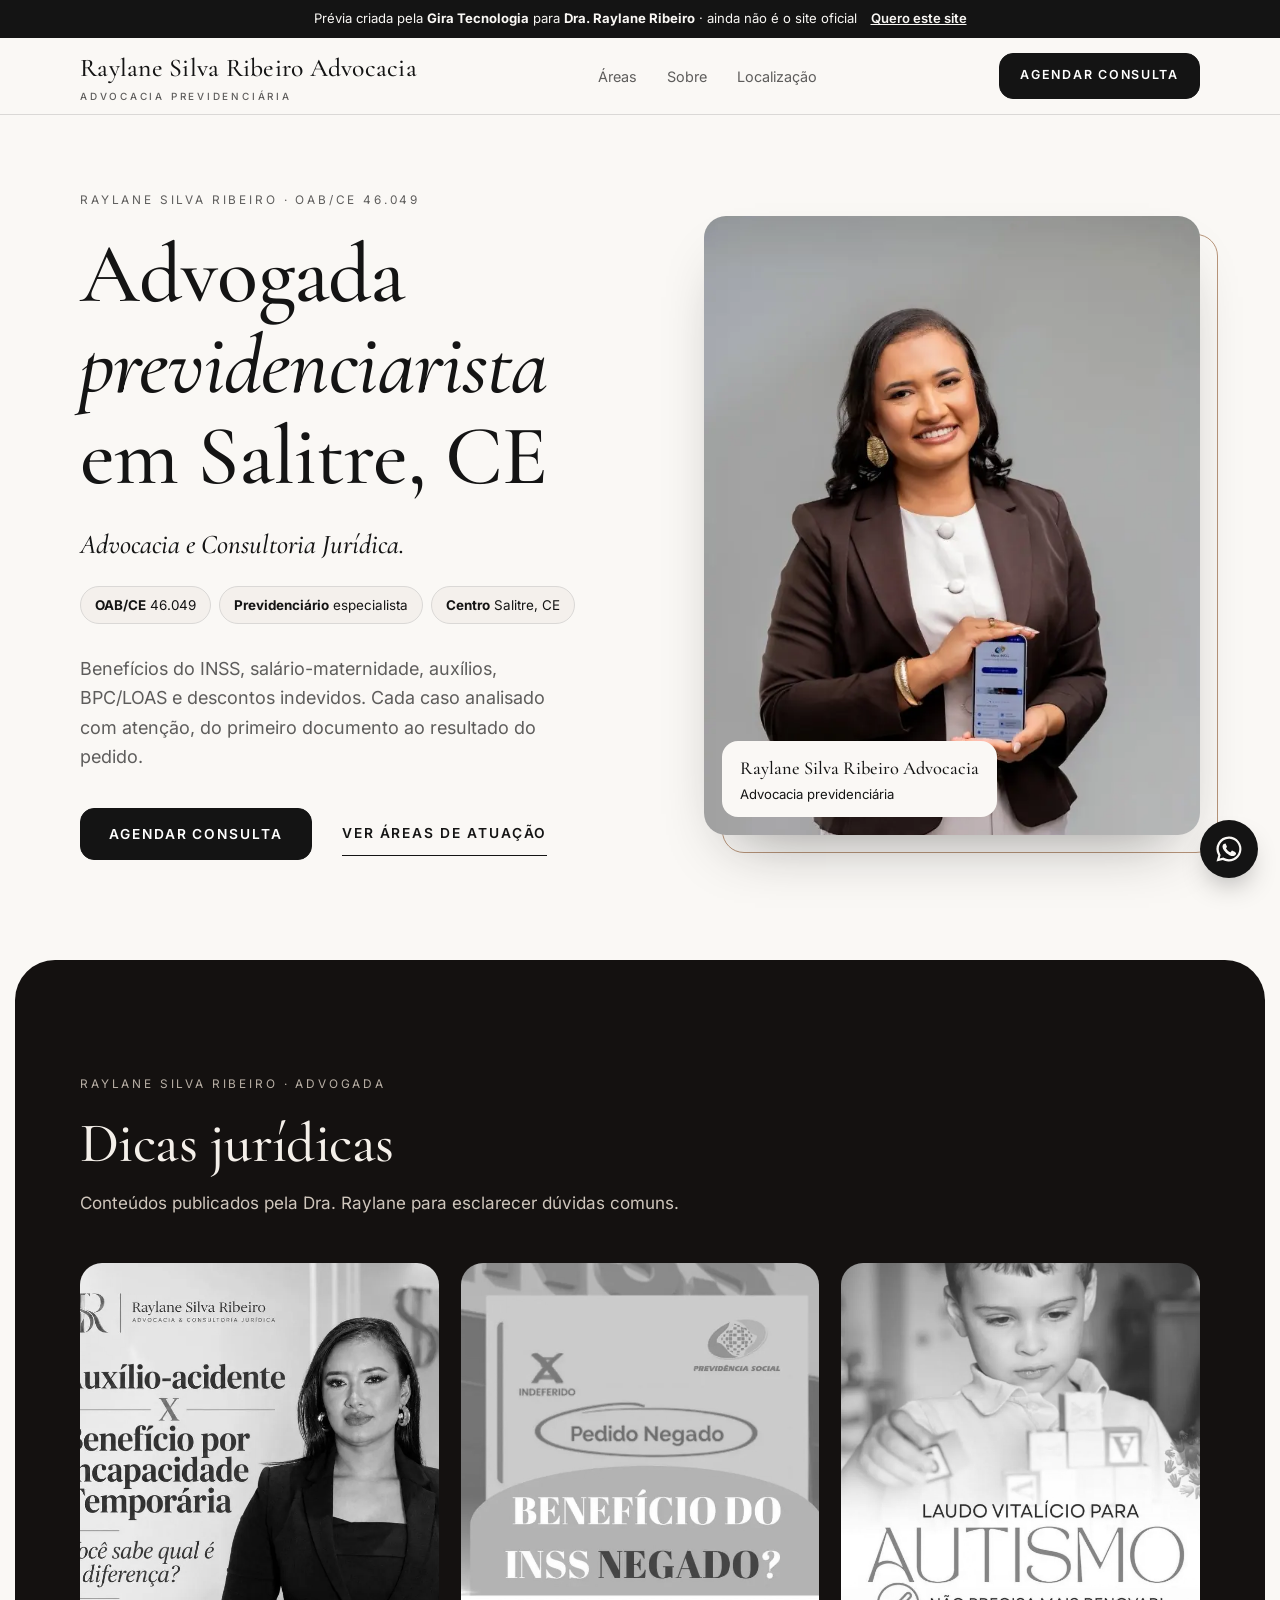
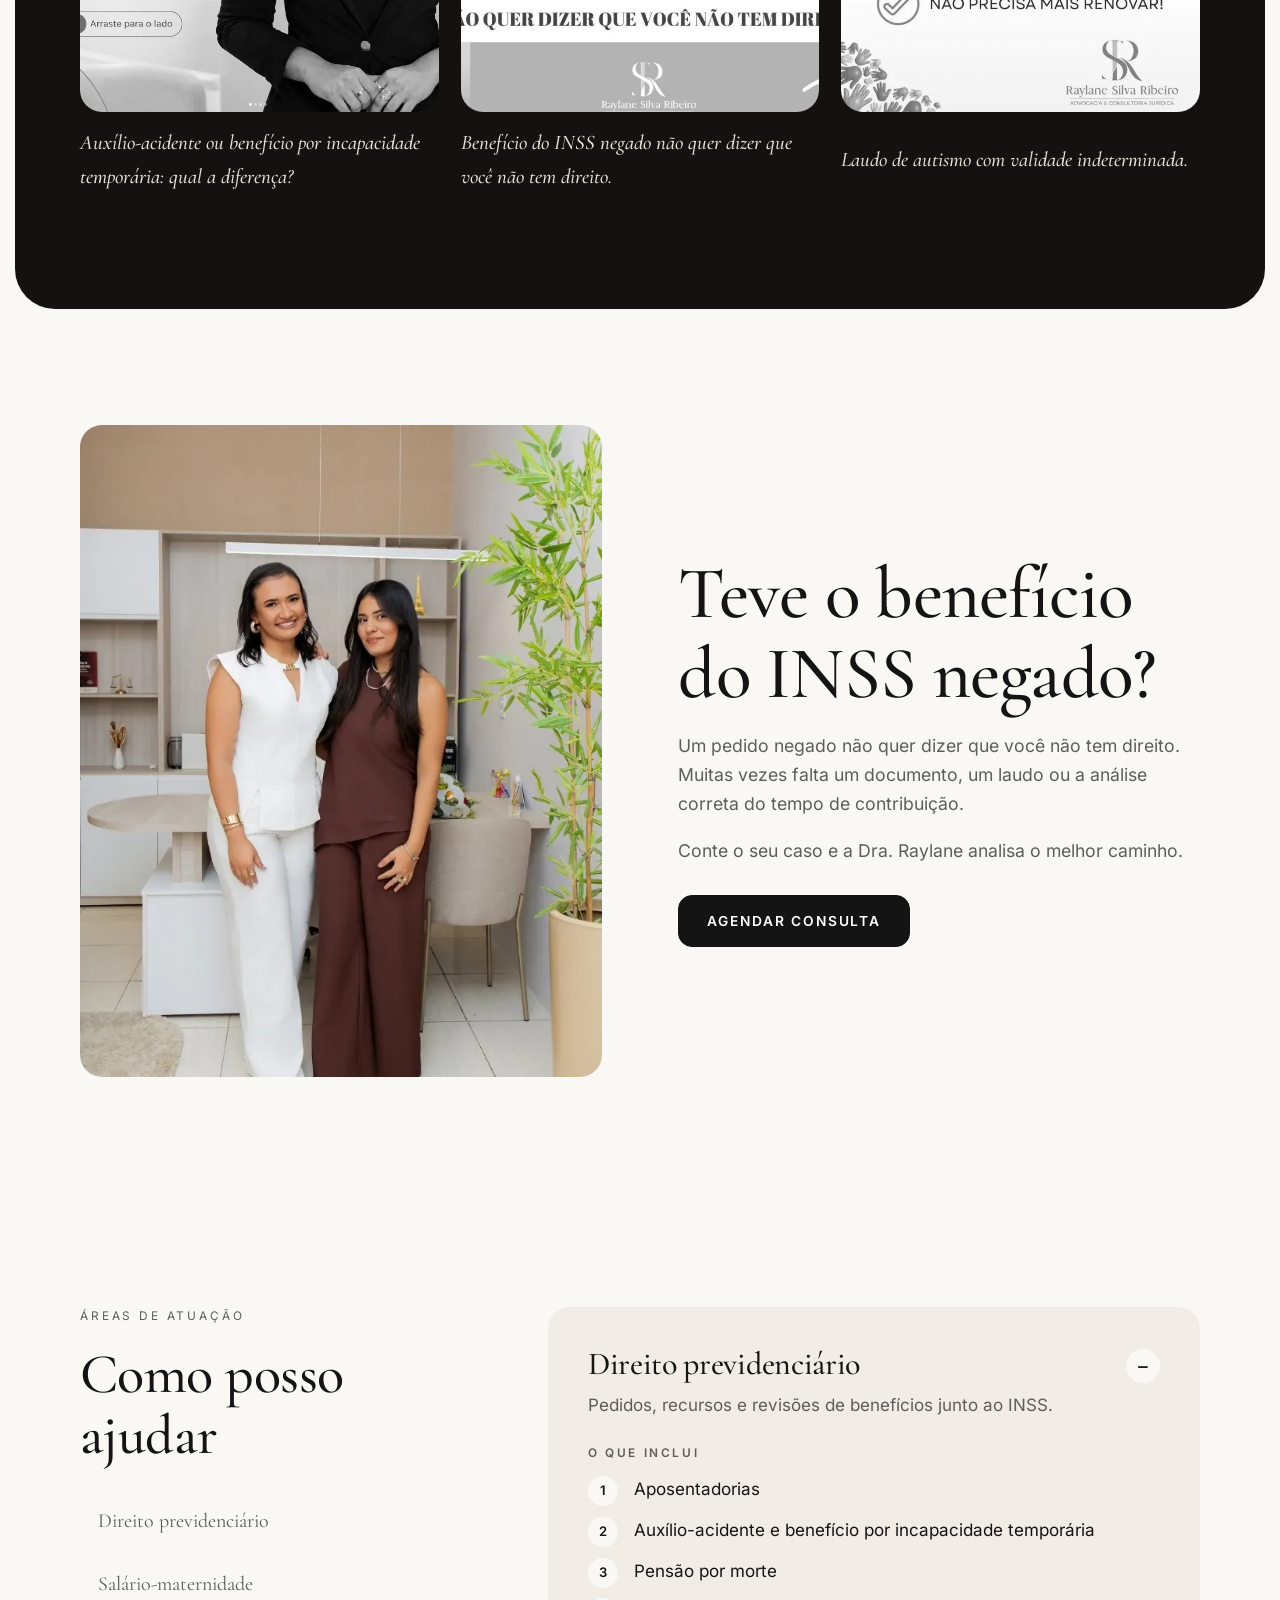
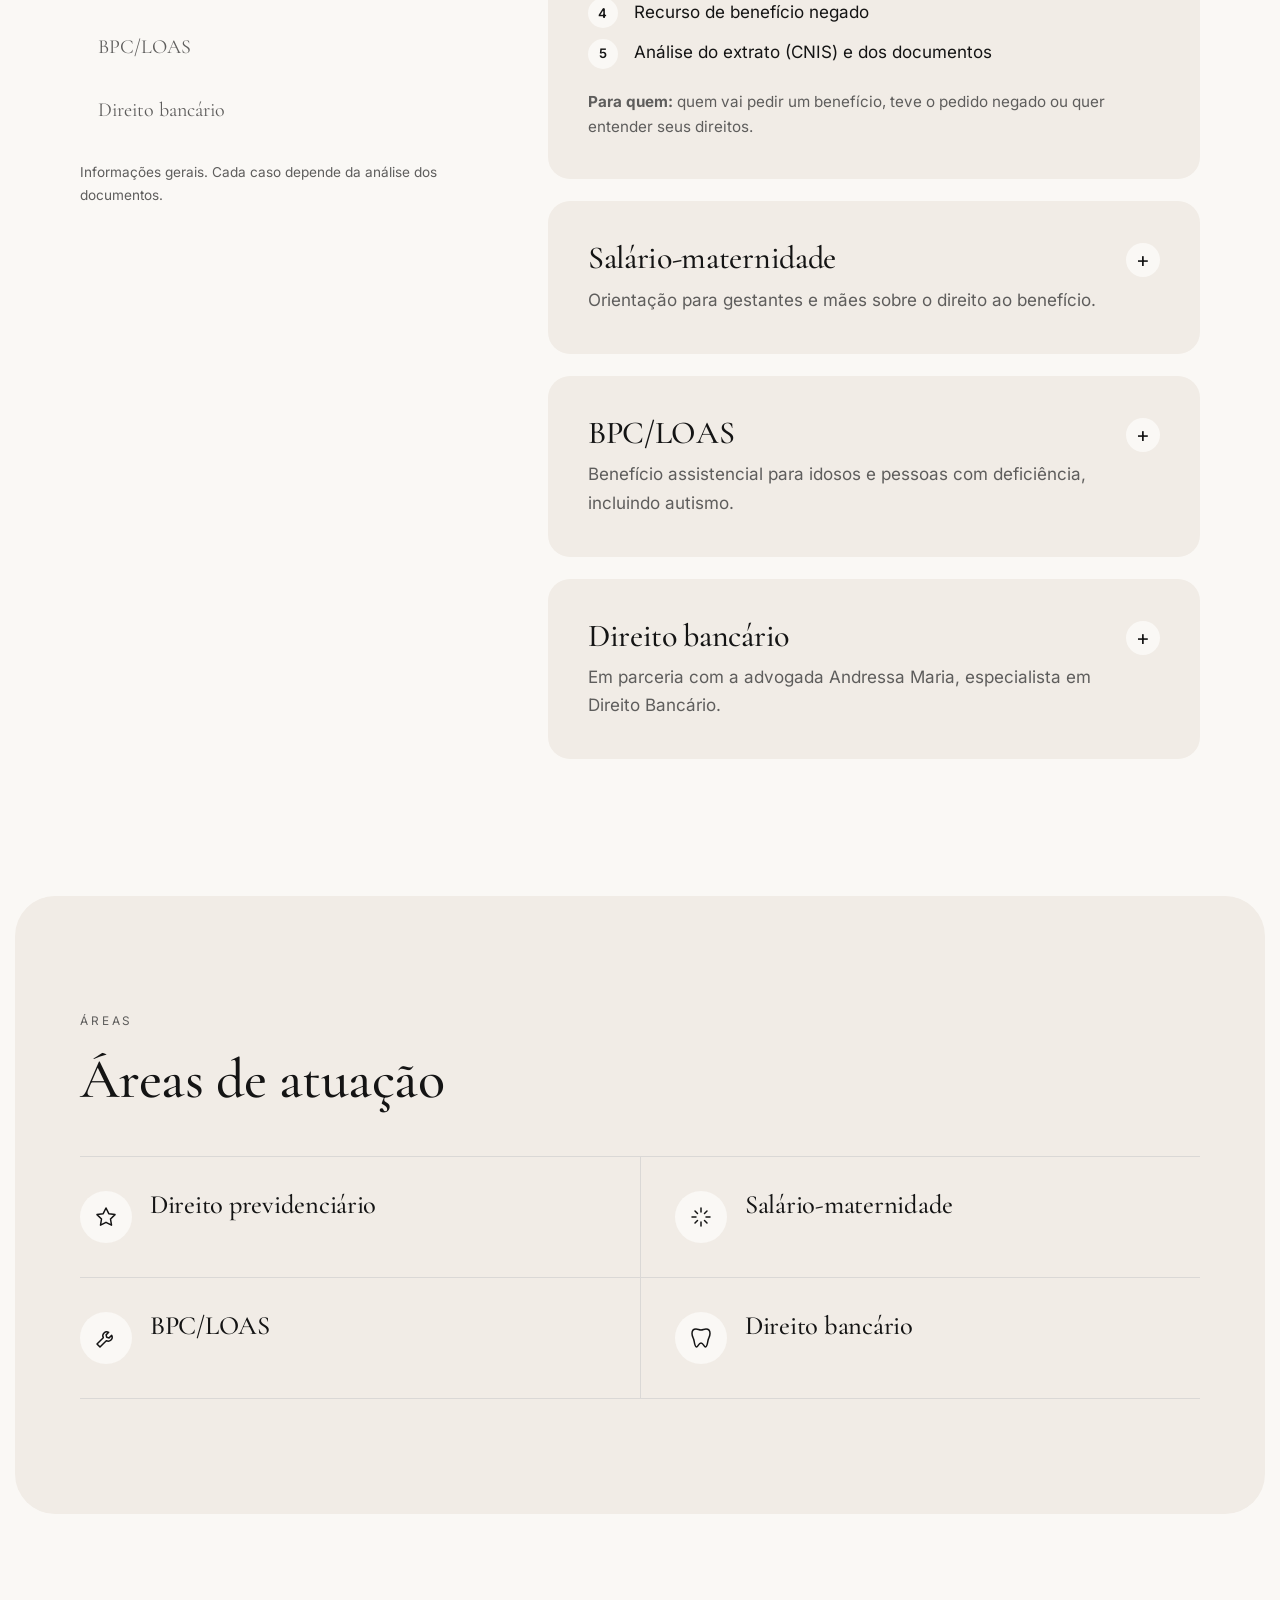
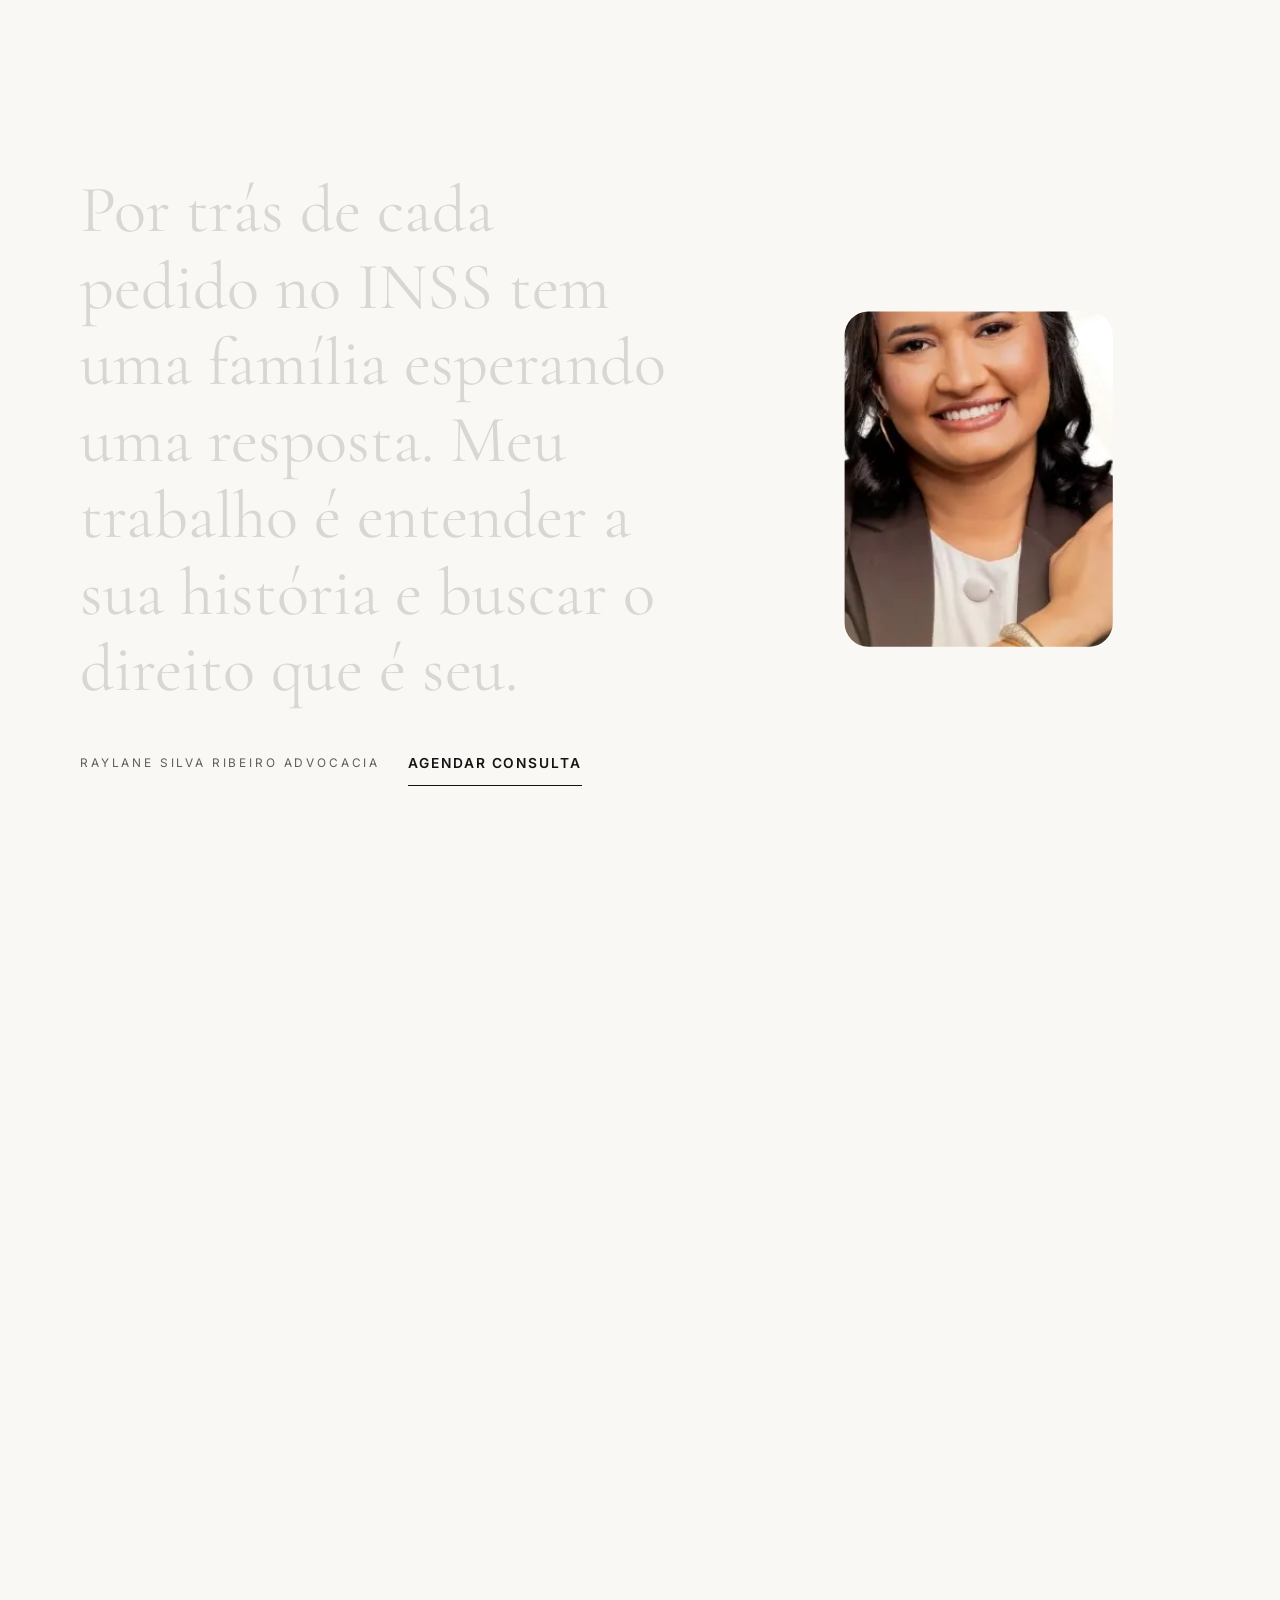
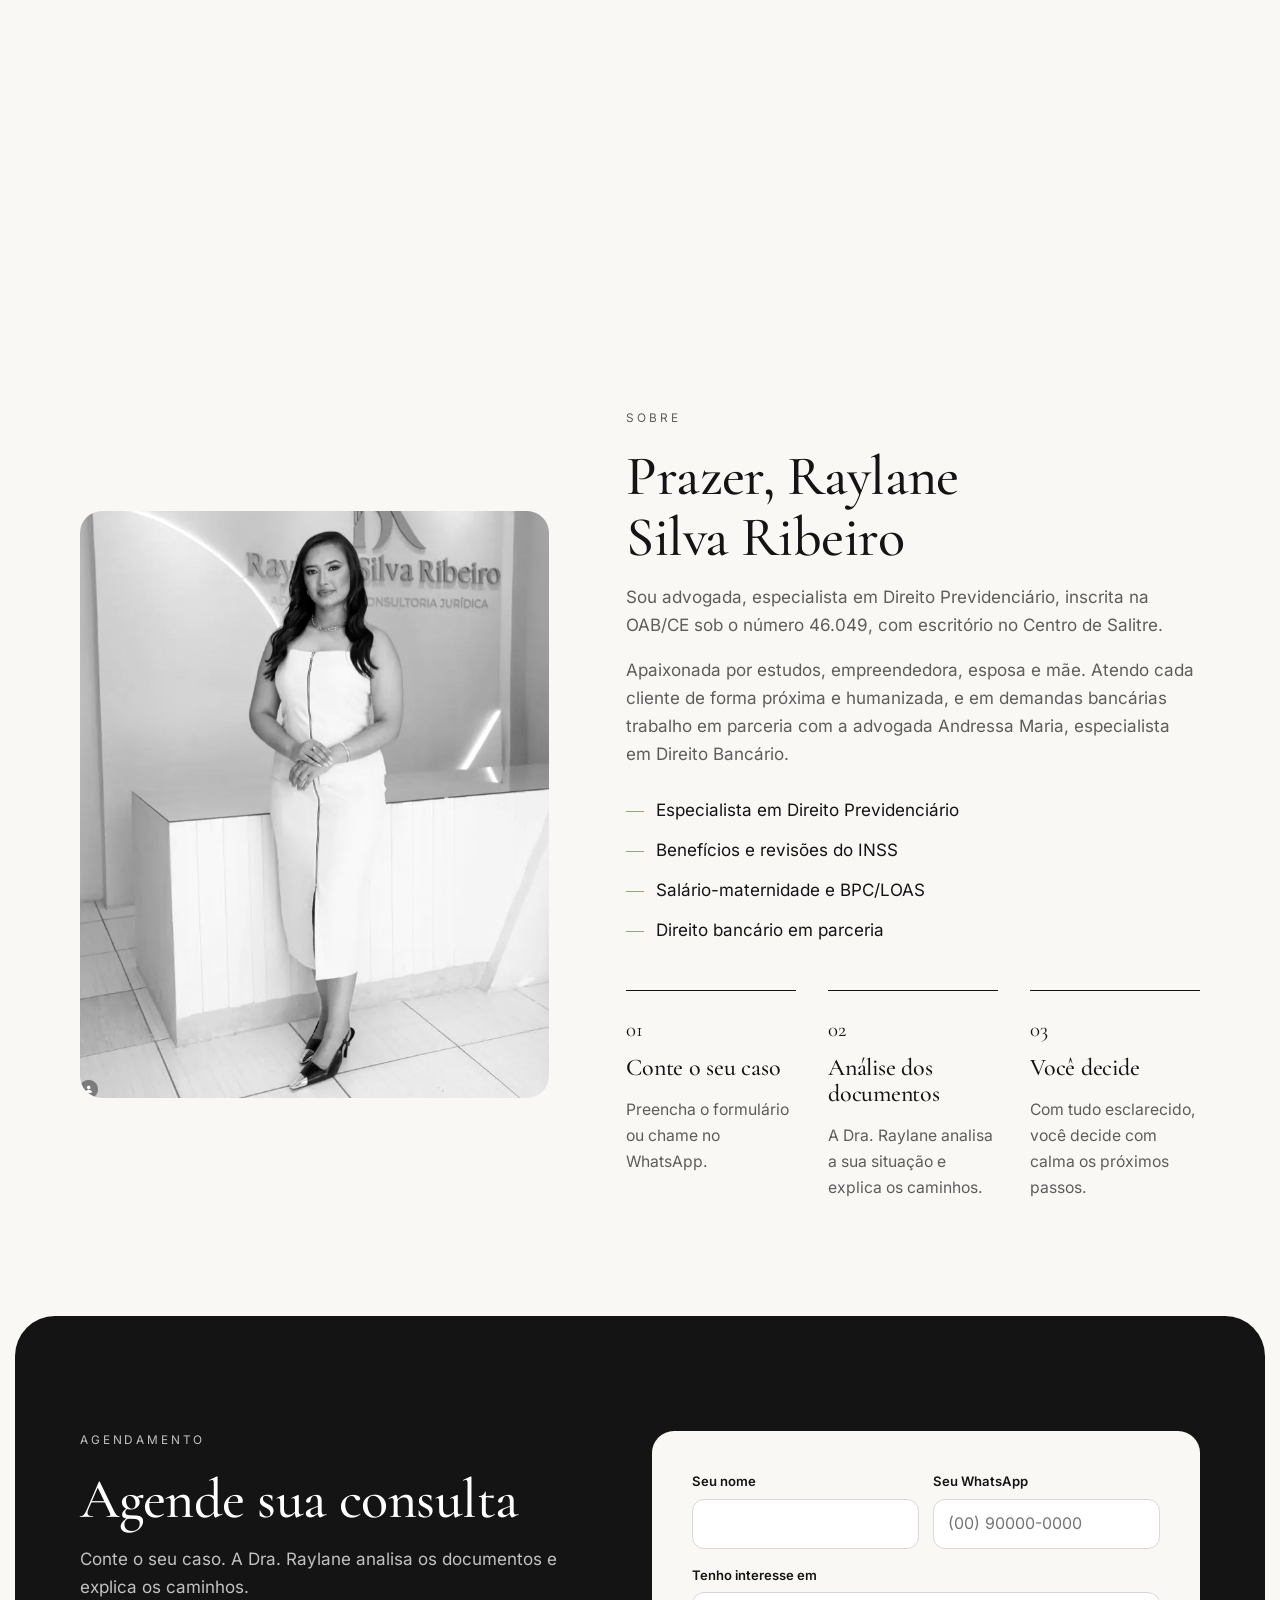
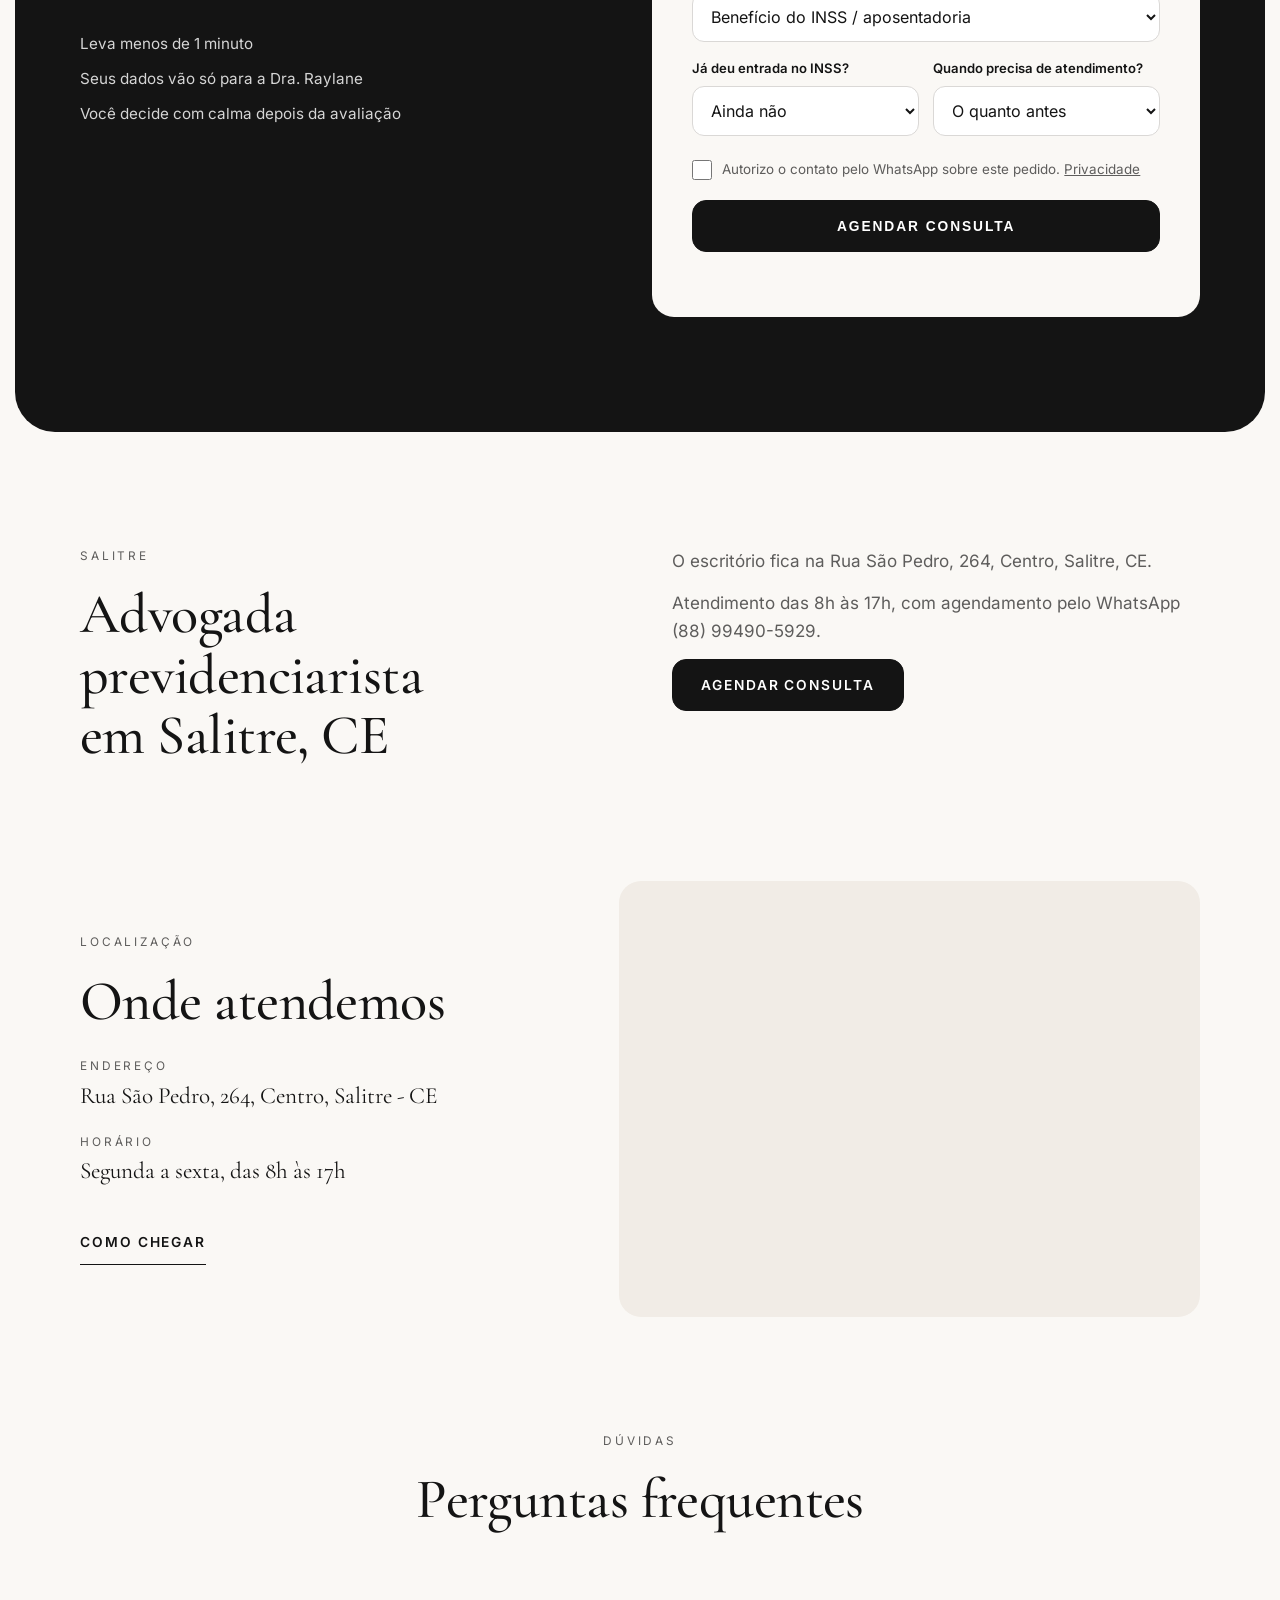
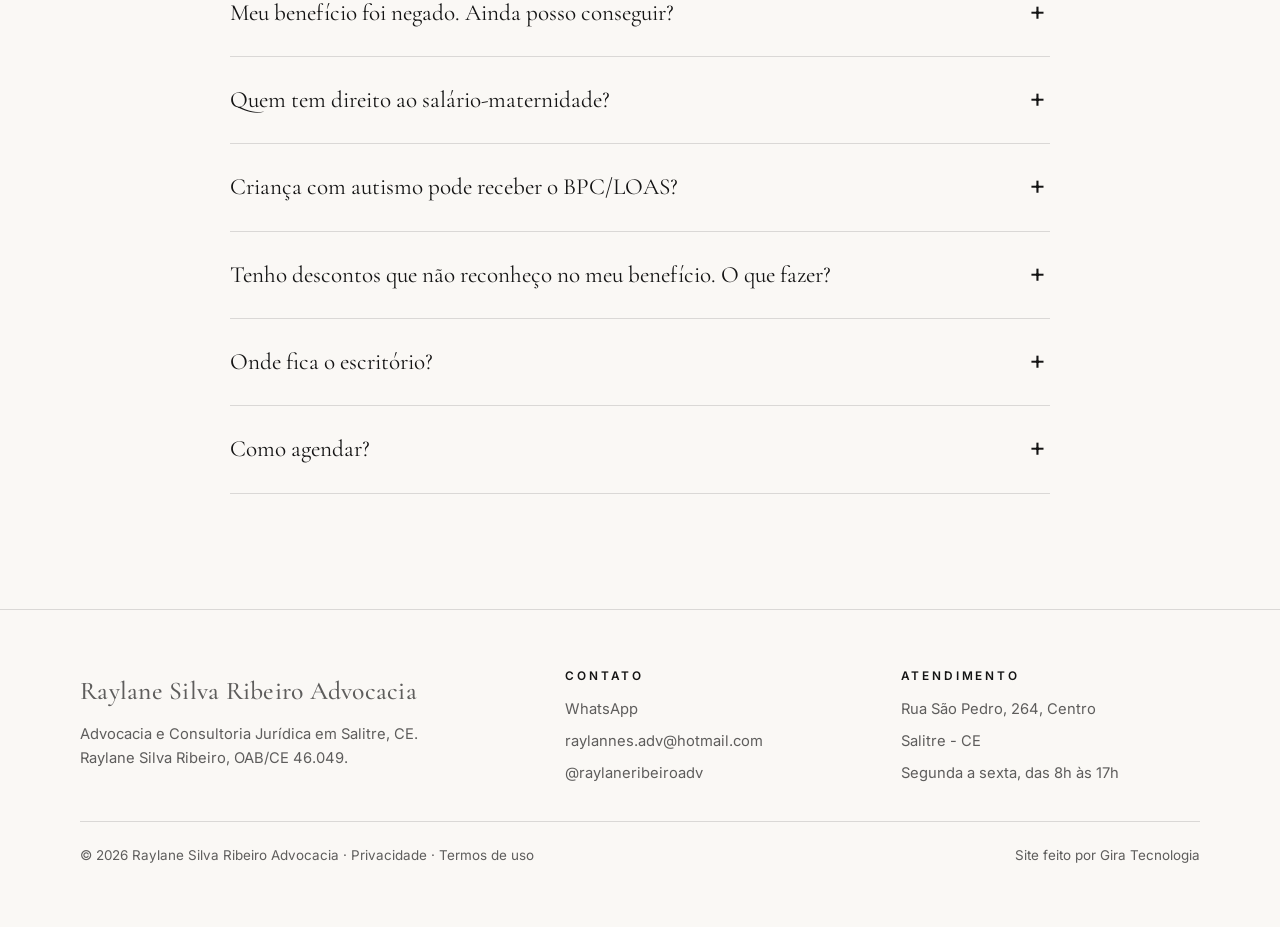
<file: site-pronto/index.html>
<!doctype html>
<html lang="pt-BR">
<head>
<meta charset="utf-8">
<meta name="viewport" content="width=device-width, initial-scale=1">
<title>Advogada Previdenciarista em Salitre, CE | Raylane Ribeiro</title>
<meta name="description" content="Advogada previdenciarista em Salitre, CE (OAB/CE 46.049): INSS, salário-maternidade, BPC/LOAS e benefício negado. Agende sua consulta.">
<meta name="robots" content="noindex, nofollow"><meta property="og:type" content="website">
<meta property="og:locale" content="pt_BR">
<meta property="og:title" content="Advogada Previdenciarista em Salitre, CE | Raylane Ribeiro">
<meta property="og:description" content="Advogada previdenciarista em Salitre, CE (OAB/CE 46.049): INSS, salário-maternidade, BPC/LOAS e benefício negado. Agende sua consulta.">
<meta name="theme-color" content="#faf8f5">
<link rel="icon" type="image/svg+xml" href="favicon.svg?v=2026-11-02">
<link rel="preload" href="fonts/cormorant-garamond-latin-500-normal.woff2" as="font" type="font/woff2" crossorigin>
<link rel="preload" href="fonts/inter-latin-400-normal.woff2" as="font" type="font/woff2" crossorigin>
<link rel="stylesheet" href="fonts/fonts.css">
<style>
  :root{
    --fundo:#faf8f5;--sup:#f1ece6;--txt:#141414;
    --marca:#141414;--cta:#141414;--apoio:#b8957a;
    --suave:color-mix(in srgb,var(--txt) 68%,var(--fundo));--linha:color-mix(in srgb,var(--txt) 14%,var(--fundo));
    --serif:"Cormorant Garamond",Georgia,"Times New Roman",serif;--sans:Inter,system-ui,-apple-system,"Segoe UI",sans-serif;
    --r:22px;--r-btn:14px;--r-campo:12px;
  }
  *{box-sizing:border-box;margin:0;padding:0}
  html{scroll-behavior:smooth;-webkit-text-size-adjust:100%}
  @media(prefers-reduced-motion:reduce){html{scroll-behavior:auto}}
  body{font-family:var(--sans);font-size:17px;line-height:1.65;color:var(--txt);background:var(--fundo);-webkit-font-smoothing:antialiased}
  img{max-width:100%;display:block;height:auto}
  a{color:inherit}
  :focus-visible{outline:2px solid var(--txt);outline-offset:3px}
  .vh{position:absolute!important;width:1px;height:1px;overflow:hidden;clip:rect(0 0 0 0);white-space:nowrap}
  .pular{position:absolute;left:-999px;top:8px;background:var(--txt);color:var(--fundo);padding:10px 14px;z-index:200}
  .pular:focus{left:8px}
  .wrap{width:min(1160px,100%);margin:0 auto;padding-left:max(20px,env(safe-area-inset-left,0px));padding-right:max(20px,env(safe-area-inset-right,0px))}
  h1,h2,h3{font-family:var(--serif);font-weight:500;line-height:1.08;letter-spacing:-.01em;text-wrap:balance}
  h1 em,h2 em{font-style:italic;color:var(--marca)}
  .olho{display:block;font-size:.74rem;letter-spacing:.24em;text-transform:uppercase;color:var(--suave);margin-bottom:18px}
  .titulo{font-size:clamp(2.2rem,4.6vw,3.5rem)}
  .intro{color:var(--suave);max-width:58ch;margin-top:16px}
  section{padding:clamp(72px,9vw,120px) 0}
  .btn{display:inline-flex;align-items:center;justify-content:center;gap:10px;min-height:52px;padding:0 28px;background:var(--cta);color:#fff;
    text-decoration:none;font-size:.86rem;font-weight:600;letter-spacing:.14em;text-transform:uppercase;border-radius:var(--r-btn);border:1px solid var(--cta);cursor:pointer;transition:background .2s,color .2s}
  .btn:hover{background:transparent;color:var(--cta)}
  .link{font-size:.86rem;font-weight:600;letter-spacing:.14em;text-transform:uppercase;text-decoration:none;border-bottom:1px solid currentColor;padding:4px 0;min-height:44px;display:inline-flex;align-items:center}

  .previa{position:sticky;top:0;z-index:120;background:var(--txt);color:var(--fundo);font-size:.82rem;padding:8px 16px;display:flex;gap:14px;align-items:center;justify-content:center;flex-wrap:wrap;text-align:center}
  .previa a{color:var(--fundo);font-weight:600}
  header{position:sticky;top:var(--previa-h,0);z-index:100;background:color-mix(in srgb,var(--fundo) 92%,transparent);backdrop-filter:blur(10px);border-bottom:1px solid var(--linha)}
  .nav{display:flex;align-items:center;justify-content:space-between;gap:24px;min-height:76px}
  .logo{font-family:var(--serif);font-size:1.6rem;font-weight:500;text-decoration:none;letter-spacing:.01em;white-space:nowrap}
  .logo small{display:block;font-family:var(--sans);font-size:.62rem;letter-spacing:.28em;text-transform:uppercase;color:var(--suave);margin-top:-2px}
  nav ul{display:flex;gap:30px;list-style:none}
  nav a{text-decoration:none;font-size:.9rem;color:var(--suave)}
  nav a:hover{color:var(--txt)}
  header .btn{min-height:46px;padding:0 20px;font-size:.78rem}
  @media(max-width:900px){nav{display:none}}
  @media(max-width:560px){header .btn{display:none}}

  .hero{padding:clamp(40px,6vw,80px) 0 clamp(60px,8vw,100px)}
  .hero .wrap{display:grid;grid-template-columns:1.05fr .95fr;gap:clamp(32px,6vw,80px);align-items:center}
  .hero h1{font-size:clamp(2.9rem,6.6vw,5.4rem);margin-bottom:26px}
  .hero .lead{font-size:1.12rem;color:var(--suave);max-width:46ch;margin-bottom:36px}
  .hero .acoes{display:flex;flex-wrap:wrap;gap:22px 30px;align-items:center}
  .hero figure{position:relative}
  .hero figure img{width:100%;aspect-ratio:4/5;object-fit:cover;border-radius:var(--r)}
  .hero figure::before{content:"";position:absolute;inset:18px -18px -18px 18px;border:1px solid var(--apoio);border-radius:var(--r);z-index:-1}
  .hero figcaption{position:absolute;left:18px;bottom:18px;background:var(--fundo);padding:12px 18px;font-size:.82rem;border-radius:16px}
  .hero figcaption b{display:block;font-family:var(--serif);font-size:1.15rem;font-weight:500}
  @media(max-width:860px){.hero .wrap{grid-template-columns:1fr}.hero figure{max-width:460px}.hero figure::before{inset:12px -12px -12px 12px}}
  .temas{border-top:1px solid var(--linha);border-bottom:1px solid var(--linha)}
  .temas li{border:1px solid var(--linha);border-radius:999px;padding:6px 18px;font-size:1.05rem}
  .temas ul{display:flex;flex-wrap:wrap;justify-content:center;gap:10px 34px;list-style:none;padding:22px 0;font-family:var(--serif);font-size:1.2rem;font-style:italic;color:var(--suave)}

  .resultados .topo,.procs .topo{display:flex;flex-wrap:wrap;justify-content:space-between;align-items:end;gap:20px;margin-bottom:46px}
  .galeria{display:grid;grid-template-columns:repeat(3,minmax(0,1fr));gap:22px}
  .galeria figure img{width:100%;aspect-ratio:4/3;object-fit:contain;border-radius:var(--r);background:var(--sup)}
  .galeria figcaption{font-size:.9rem;color:var(--suave);margin-top:12px}
  .galeria figcaption b{color:var(--txt);font-weight:600}
  @media(min-width:901px){.galeria:has(> :nth-child(4)):not(:has(> :nth-child(5))){grid-template-columns:repeat(4,minmax(0,1fr))}}
  @media(max-width:900px){.galeria,.galeria:has(> :nth-child(4)){grid-template-columns:1fr 1fr}}
  @media(max-width:600px){.galeria,.galeria:has(> :nth-child(4)){grid-template-columns:1fr}}
  .galeria figure{min-width:0}
  .nota{font-size:.84rem;color:var(--suave);margin-top:26px}

  .procs{background:var(--sup);border-radius:40px;margin:0 max(10px,1.2vw)}
  .lista article .ico{width:52px;height:52px;border-radius:50%;background:var(--fundo);display:grid;place-items:center}
  .lista article .ico svg{width:24px!important;height:24px!important}
  .lista{display:grid;grid-template-columns:repeat(2,minmax(0,1fr));border-top:1px solid var(--linha)}
  .lista article{grid-template-columns:52px 1fr!important;padding:34px 34px 34px 0;border-bottom:1px solid var(--linha);display:grid;grid-template-columns:44px 1fr;gap:6px 18px}
  .lista article:nth-child(even){padding-left:34px;border-left:1px solid var(--linha)}
  .lista .ico{color:var(--marca);grid-row:span 2}
  .lista .ico svg{width:30px;height:30px}
  .lista h3{font-size:1.65rem}
  .lista p{color:var(--suave);font-size:.98rem}
  @media(max-width:760px){.lista{grid-template-columns:1fr}.lista article,.lista article:nth-child(even){padding:28px 0;border-left:0}}

  .sobre .wrap{display:grid;grid-template-columns:.9fr 1.1fr;gap:clamp(32px,6vw,90px);align-items:center}
  .sobre figure img{width:100%;aspect-ratio:4/5;object-fit:cover;border-radius:var(--r)}
  .sobre p{color:var(--suave);margin-top:16px}
  .checks{list-style:none;margin-top:28px;display:grid;gap:12px}
  .checks li{display:flex;gap:12px;align-items:baseline}
  .checks li::before{content:"";width:18px;height:1px;background:var(--apoio);flex:none;transform:translateY(-4px)}
  @media(max-width:860px){.sobre .wrap{grid-template-columns:1fr}.sobre figure{max-width:440px}}

  .passos{list-style:none;display:grid;grid-template-columns:repeat(3,minmax(0,1fr));gap:32px;margin-top:46px;counter-reset:p}
  .passos li{counter-increment:p;border-top:1px solid var(--txt);padding-top:22px}
  .passos li::before{content:counter(p,decimal-leading-zero);font-family:var(--serif);font-size:1.3rem;color:var(--marca)}
  .passos h3{font-size:1.5rem;margin:8px 0 6px}
  .passos p{color:var(--suave);font-size:.98rem}
  @media(max-width:760px){.passos{grid-template-columns:1fr}}

  .agendar{background:var(--marca);color:#fff;border-radius:40px;margin:0 max(10px,1.2vw)}
  .agendar .wrap{display:grid;grid-template-columns:.95fr 1.05fr;gap:clamp(32px,6vw,80px);align-items:start}
  .agendar .olho,.agendar .intro{color:color-mix(in srgb,#fff 74%,var(--marca))}
  .agendar h2 em{color:#fff}
  .agendar .garantias{list-style:none;margin-top:30px;display:grid;gap:10px;color:color-mix(in srgb,#fff 82%,var(--marca));font-size:.95rem}
  .form{background:var(--fundo);color:var(--txt);padding:clamp(24px,4vw,40px);border-radius:var(--r)}
  .campo{margin-bottom:16px}
  .duo{display:grid;grid-template-columns:1fr 1fr;gap:0 14px}
  @media(max-width:520px){.duo{grid-template-columns:1fr}}
  label.r{display:block;font-size:.82rem;font-weight:600;margin-bottom:6px}
  input,select{width:100%;min-height:50px;font:inherit;font-size:1rem;color:var(--txt);background:#fff;border:1px solid var(--linha);border-radius:var(--r-campo);padding:0 14px}
  input:focus,select:focus{outline:2px solid var(--txt);outline-offset:1px}
  [aria-invalid="true"]{border-color:#9b1c1c}
  .aceite{display:flex;gap:10px;align-items:flex-start;font-size:.84rem;color:var(--suave);margin:6px 0 20px}
  .aceite input{width:20px;min-height:0;height:20px;flex:none;margin-top:2px;accent-color:var(--cta)}
  .form .btn{width:100%}
  .erro{color:#9b1c1c;font-size:.9rem;margin-top:10px;min-height:1em}
  .ok{display:none}
  .form.enviado form{display:none}
  .form.enviado .ok{display:block}
  .ok h3{font-size:2rem;margin-bottom:8px}
  @media(max-width:900px){.agendar .wrap{grid-template-columns:1fr}}

  .avaliar{text-align:center}
  .avaliar .wrap{max-width:760px}
  .avaliar .estrelas{display:flex;justify-content:center;gap:6px;color:var(--apoio);margin-bottom:22px}
  .avaliar .estrelas svg{width:26px;height:26px}
  .avaliar .btn{margin-top:30px;background:transparent;color:var(--cta)}
  .avaliar .btn:hover{background:var(--cta);color:#fff}

  .faq{max-width:820px;margin:40px auto 0}
  .faq details{border-bottom:1px solid var(--linha)}
  .faq summary{list-style:none;cursor:pointer;padding:24px 40px 24px 0;font-family:var(--serif);font-size:1.45rem;position:relative}
  .faq summary::-webkit-details-marker{display:none}
  .faq summary::after{content:"+";position:absolute;right:4px;top:20px;font-family:var(--sans);font-weight:300;font-size:1.6rem;color:var(--marca)}
  .faq details[open] summary::after{content:"−"}
  .faq details p{color:var(--suave);padding-bottom:24px;max-width:64ch}
  .faqtopo{text-align:center}

  footer{border-top:1px solid var(--linha);padding:60px 0 120px;font-size:.92rem;color:var(--suave)}
  footer .wrap{display:grid;grid-template-columns:1.5fr 1fr 1fr;gap:36px}
  footer h3{font-family:var(--sans);font-size:.74rem;letter-spacing:.24em;text-transform:uppercase;color:var(--txt);margin-bottom:14px;font-weight:600}
  footer ul{list-style:none;display:grid;gap:8px}
  footer a{text-decoration:none}
  footer a:hover{text-decoration:underline}
  .creditos{grid-column:1/-1;border-top:1px solid var(--linha);padding-top:22px;display:flex;flex-wrap:wrap;justify-content:space-between;gap:10px;font-size:.84rem}
  @media(max-width:760px){footer .wrap{grid-template-columns:1fr}footer{padding-bottom:110px}}
  @media(min-width:761px){footer{padding-bottom:60px}}

  /* frases alternadas no topo (empilhadas na mesma célula, sem pular layout) */
  .frases{display:grid}
  .frases>span{grid-area:1/1;transition:opacity .8s ease,transform .8s ease}
  .frases>span:not(.ativa){opacity:0;transform:translateY(14px);pointer-events:none}
  /* fotos do topo em transição suave */
  .fotos{position:relative;display:grid}
  .fotos img{grid-area:1/1;transition:opacity 1.2s ease;object-position:50% 22%}
  .fotos img:not(.ativa){opacity:0}
  .hero figure img{box-shadow:0 30px 60px -30px color-mix(in srgb,var(--txt) 45%,transparent)}
  /* revelar ao rolar: só quando o JS roda; sem JS ou com movimento reduzido, tudo aparece */
  .rv .revela{opacity:0;transform:translateY(26px);transition:opacity .9s ease,transform .9s ease}
  .rv .revela.visto{opacity:1;transform:none}
  .rv .palavras .p{display:inline-block;opacity:0;transform:translateY(.45em);transition:opacity .7s ease,transform .7s ease;transition-delay:calc(var(--i) * 60ms)}
  .rv .palavras.visto .p{opacity:1;transform:none}
  @media(prefers-reduced-motion:reduce){.frases>span,.fotos img,.rv .revela,.rv .palavras .p{transition:none}}
  /* localização */
  .local .wrap{display:grid;grid-template-columns:.9fr 1.1fr;gap:clamp(28px,5vw,70px);align-items:center}
  .local iframe{width:100%;aspect-ratio:4/3;border:0;border-radius:var(--r);background:var(--sup)}
  .local dl{display:grid;gap:18px;margin:26px 0 30px}
  .local dt{font-size:.74rem;letter-spacing:.24em;text-transform:uppercase;color:var(--suave)}
  .local dd{font-family:var(--serif);font-size:1.45rem}
  @media(max-width:860px){.local .wrap{grid-template-columns:1fr}}
  /* botão flutuante do WhatsApp */
  .wa-flutua{position:fixed;right:max(22px,env(safe-area-inset-right,0px));bottom:calc(22px + env(safe-area-inset-bottom,0px));z-index:95;width:58px;height:58px;border-radius:50%;background:var(--txt);color:var(--fundo);display:grid;place-items:center;box-shadow:0 14px 30px -12px rgba(0,0,0,.45);transition:transform .2s}
  .wa-flutua:hover{transform:scale(1.06)}
  .wa-flutua svg{width:30px;height:30px}
  @media(max-width:760px){.wa-flutua{bottom:calc(84px + env(safe-area-inset-bottom,0px));right:16px;width:54px;height:54px}}
  /* scroll-linked: cada palavra acende conforme a rolagem (e apaga ao subir) */
  .manifesto{height:220vh;position:relative}
  .manifesto .grade{display:grid;grid-template-columns:1.15fr .85fr;gap:clamp(30px,6vw,90px);align-items:center}
  .manifesto figure{position:relative;border-radius:var(--r);overflow:hidden;aspect-ratio:4/5;max-height:76vh;
    clip-path:inset(calc((1 - var(--prog,1)) * 22%) round var(--r));transform:scale(calc(1.08 - var(--prog,1) * .08));transition:clip-path .1s linear}
  .manifesto figure img{width:100%;height:100%;object-fit:cover}
  .manifesto .assina{display:flex;flex-wrap:wrap;align-items:center;gap:14px 28px;margin-top:34px}
  .manifesto .assina small{margin:0}
  @media(max-width:860px){.manifesto .grade{grid-template-columns:1fr}.manifesto figure{max-height:38vh;aspect-ratio:auto;height:38vh;order:-1}}
  .manifesto .fixo{position:sticky;top:0;min-height:100vh;display:flex;align-items:center}
  .manifesto p{font-family:var(--serif);font-size:clamp(2rem,5.2vw,4.4rem);line-height:1.15;max-width:22ch;text-wrap:balance}
  .manifesto .w{opacity:var(--o,1);transition:opacity .15s linear}
  .manifesto small{display:block;margin-top:34px;font-family:var(--sans);font-size:.74rem;letter-spacing:.24em;text-transform:uppercase;color:var(--suave)}
  @media(prefers-reduced-motion:reduce){.manifesto figure{clip-path:none;transform:none}.manifesto{height:auto}.manifesto .fixo{position:static;min-height:0;padding:100px 0}}
  .previa .curto{display:none}
  @media(max-width:760px){
    .previa{font-size:.78rem;padding:7px 14px;flex-wrap:nowrap;justify-content:space-between;gap:10px}
    .previa .longo{display:none}.previa .curto{display:inline}
    .nav{min-height:60px}.logo{font-size:1.35rem}.logo small{font-size:.56rem;letter-spacing:.22em}
    body{font-size:16px}
    section{padding:64px 0}
    /* topo: título primeiro (posição serial), foto menor logo abaixo */
    .hero{padding:28px 0 56px}
    .hero .wrap{gap:34px}
    .hero figure{order:0;max-width:none;width:calc(100% - 14px)}
    .hero figure img{aspect-ratio:1/1}
    .hero h1{font-size:clamp(2.5rem,11vw,3.2rem);margin-bottom:18px}
    .hero .lead{font-size:1.02rem;margin-bottom:26px}
    .hero .acoes{flex-direction:column;align-items:stretch;gap:14px}
    .hero .acoes .btn{width:100%}
    .hero .acoes .link{align-self:center}
    .temas ul{gap:6px 18px;font-size:1.05rem;padding:18px 0}
    .resultados .topo .btn,.procs .topo .btn{display:none}
    .lista h3{font-size:1.4rem}
    .manifesto{height:200vh}
    .manifesto p{font-size:clamp(1.9rem,8.4vw,2.4rem)}
    .faq summary{font-size:1.22rem;padding:20px 36px 20px 0}
    .faq summary::after{top:16px}
    .agendar .titulo{font-size:2.2rem}
    .wa-flutua{display:none}
  }
  /* como é feito */
  .comofeito .wrap{display:grid;grid-template-columns:.75fr 1.25fr;gap:clamp(30px,6vw,90px);align-items:start}
  .comofeito aside{position:sticky;top:calc(var(--previa-h,0px) + 110px)}
  .comofeito aside ol{list-style:none;margin-top:28px;display:grid;gap:6px}
  .comofeito aside a{display:block;padding:12px 18px;border-radius:14px;text-decoration:none;color:var(--suave);font-family:var(--serif);font-size:1.25rem}
  .comofeito aside a:hover{background:var(--sup);color:var(--txt)}
  .proc{background:var(--sup);border-radius:var(--r);padding:clamp(24px,4vw,40px);margin-bottom:22px;scroll-margin-top:140px}
  .proc summary{list-style:none;cursor:pointer;position:relative;padding-right:44px}
  .proc summary::-webkit-details-marker{display:none}
  .proc summary::after{content:"+";position:absolute;right:0;top:2px;width:34px;height:34px;border-radius:50%;background:var(--fundo);display:grid;place-items:center;font-size:1.3rem;color:var(--marca)}
  .proc[open] summary::after{content:"−"}
  .proc summary p{color:var(--suave)}
  .proc h3{font-size:2rem;margin-bottom:10px}
  .proc>p{color:var(--suave)}
  .proc h4{font-family:var(--sans);font-size:.74rem;letter-spacing:.22em;text-transform:uppercase;color:var(--suave);font-weight:600;margin:24px 0 12px}
  .etapas{list-style:none;counter-reset:e;display:grid;gap:10px}
  .etapas li{counter-increment:e;display:grid;grid-template-columns:34px 1fr;gap:12px;align-items:baseline}
  .etapas li::before{content:counter(e);width:30px;height:30px;border-radius:50%;background:var(--fundo);display:grid;place-items:center;font-size:.82rem;font-weight:600;color:var(--marca)}
  .infos{display:grid;grid-template-columns:repeat(auto-fit,minmax(150px,1fr));gap:10px;margin-top:22px}
  .infos div{background:var(--fundo);border-radius:16px;padding:14px 16px}
  .infos dt{font-size:.72rem;letter-spacing:.18em;text-transform:uppercase;color:var(--suave)}
  .infos dd{font-family:var(--serif);font-size:1.15rem;margin-top:4px}
  .proc .indic{margin-top:20px;font-size:.95rem}
  .aviso-geral{font-size:.85rem;color:var(--suave);margin-top:6px}
  @media(max-width:860px){.comofeito .wrap{grid-template-columns:1fr}.comofeito aside{position:static}.comofeito aside ol{display:flex;flex-wrap:wrap}.comofeito aside a{font-size:1rem;padding:8px 14px;border:1px solid var(--linha)}}
  /* atendimento na cidade */
  .cidade .wrap{display:grid;grid-template-columns:1fr 1fr;gap:clamp(28px,5vw,80px);align-items:start}
  .cidade p{color:var(--suave);margin-bottom:14px}
  @media(max-width:860px){.cidade .wrap{grid-template-columns:1fr}}
  /* campanha: posts em preto e branco */
  .campanha{background:#141110;color:#f4efe9;border-radius:40px;margin:0 max(10px,1.2vw)}
  .campanha .olho{color:#b9b0a6}
  .campanha .intro{color:#cfc6bc}
  .campanha h2 em{color:#fff}
  .posts{display:grid;grid-template-columns:repeat(3,minmax(0,1fr));gap:22px;margin-top:46px}
  .posts figure{display:grid;gap:14px}
  .posts img{width:100%;aspect-ratio:4/5;object-fit:cover;border-radius:var(--r);filter:grayscale(1)}
  .posts figcaption{font-family:var(--serif);font-size:1.3rem;font-style:italic;color:#e8e0d6}
  @media(max-width:860px){.posts{display:flex;overflow-x:auto;scroll-snap-type:x mandatory;gap:14px;padding-bottom:10px}.posts figure{flex:0 0 78%;scroll-snap-align:start}}
  /* chamada: isso te incomoda? */
  .chamada .wrap{display:grid;grid-template-columns:1fr 1fr;gap:clamp(30px,6vw,90px);align-items:center}
  .chamada img{width:100%;aspect-ratio:4/5;object-fit:cover;border-radius:var(--r)}
  .chamada h2{font-size:clamp(2.6rem,6vw,4.6rem)}
  .chamada p{color:var(--suave);margin:18px 0 0;font-size:1.1rem}
  .chamada .btn{margin-top:30px}
  @media(max-width:860px){.chamada .wrap{grid-template-columns:1fr}}
  .sobre figure img{filter:grayscale(1) contrast(1.05)}
  .depos{display:grid;grid-template-columns:repeat(3,minmax(0,1fr));gap:22px;margin-top:46px}
  .depo{background:var(--sup);border-radius:var(--r);padding:30px;display:grid;gap:18px;align-content:space-between}
  .depo blockquote{font-family:var(--serif);font-size:1.35rem;line-height:1.35}
  .depo figcaption{font-size:.9rem;color:var(--suave)}
  .depo figcaption b{display:block;color:var(--txt)}
  .depo.reservado{background:transparent;border:1.5px dashed var(--linha)}
  .depo.reservado blockquote{color:var(--suave);font-style:italic}
  @media(max-width:900px){.depos{grid-template-columns:1fr}}
  .slogan{font-family:var(--serif);font-style:italic;font-size:clamp(1.3rem,2.4vw,1.7rem);color:var(--marca);margin:-6px 0 18px}
  .selos{list-style:none;display:flex;flex-wrap:wrap;gap:8px;margin:0 0 30px}
  .selos li{border:1px solid var(--linha);border-radius:999px;padding:7px 14px;font-size:.84rem;background:color-mix(in srgb,var(--sup) 60%,transparent)}
  @media(max-width:760px){
    .hero{padding:22px 0 44px}
    .hero h1{font-size:clamp(2.3rem,10.5vw,2.9rem);margin-bottom:12px}
    .slogan{font-size:1.2rem;margin:0 0 14px}
    .hero .lead{font-size:.98rem;margin-bottom:18px}
    .selos{margin-bottom:22px}.selos li{font-size:.78rem;padding:6px 12px}
    .hero figure img{aspect-ratio:4/3!important;object-position:50% 18%}
    .temas{display:none}
    .comofeito~.procs,.procs:has(~.comofeito){display:none}
    .manifesto{height:auto}.manifesto .fixo{position:static;min-height:0;padding:56px 0}
    .manifesto .w{--o:1!important}
    .manifesto figure{clip-path:none!important;transform:none!important}
  }
  .barra .wa{display:none}
  .barra{display:none}
  @media(max-width:760px){.barra .wa{display:grid;place-items:center;flex:none;width:52px;min-height:52px;border-radius:var(--r-btn);background:var(--fundo);color:var(--txt);border:1.5px solid var(--txt)}.barra .wa svg{width:26px;height:26px}.barra{display:flex;gap:10px;position:fixed;left:0;right:0;bottom:0;z-index:90;padding:10px max(14px,env(safe-area-inset-right,0px)) calc(10px + env(safe-area-inset-bottom,0px)) max(14px,env(safe-area-inset-left,0px));background:color-mix(in srgb,var(--fundo) 94%,transparent);border-top:1px solid var(--linha)}.barra .btn{flex:1;width:auto}}
</style>
</head>
<body>
<div class="previa" id="previa"><span class="longo">Prévia criada pela <b>Gira Tecnologia</b> para <b>Dra. Raylane Ribeiro</b> · ainda não é o site oficial</span><span class="curto">Prévia da <b>Gira Tecnologia</b></span><a href="https://wa.me/556291710318?text=Ol%C3%A1%2C%20Gira%20Tecnologia!%20Vi%20a%20pr%C3%A9via%20de%20site%20e%20quero%20saber%20mais." target="_blank" rel="noopener">Quero este site</a></div>
<a class="pular" href="#conteudo">Pular para o conteúdo</a>
<header>
  <div class="wrap nav">
    <a class="logo" href="#topo" aria-label="Raylane Silva Ribeiro Advocacia, início">Raylane Silva Ribeiro Advocacia<small>Advocacia previdenciária</small></a>
    <nav aria-label="Seções"><ul>
      <li><a href="#como-e-feito">Áreas</a></li>
      <li><a href="#sobre">Sobre</a></li>
<li><a href="#localizacao">Localização</a></li>    </ul></nav>
    <a class="btn" href="#agendar">Agendar consulta</a>
  </div>
</header>

<main id="conteudo">
<section class="hero" id="topo">
  <div class="wrap">
    <div>
<span class="olho">Raylane Silva Ribeiro · OAB/CE 46.049</span>      <h1>Advogada <em>previdenciarista</em> em Salitre, CE</h1>
<p class="slogan frases"><span class="ativa">Advocacia e Consultoria Jurídica.</span><span aria-hidden="true">Benefício negado não quer dizer que você não tem direito.</span><span aria-hidden="true">Atendimento completo, estratégico e humanizado.</span></p><ul class="selos"><li><b>OAB/CE</b> 46.049</li><li><b>Previdenciário</b> especialista</li><li><b>Centro</b> Salitre, CE</li></ul>      <p class="lead">Benefícios do INSS, salário-maternidade, auxílios, BPC/LOAS e descontos indevidos. Cada caso analisado com atenção, do primeiro documento ao resultado do pedido.</p>
      <div class="acoes"><a class="btn" href="#agendar">Agendar consulta</a><a class="link" href="#procedimentos">Ver áreas de atuação</a></div>
    </div>
<figure><div class="fotos"><img class="ativa" src="img/01-raylane-retrato.webp" width="661" height="890" alt="Raylane Silva Ribeiro Advocacia" fetchpriority="high"></div><figcaption><b>Raylane Silva Ribeiro Advocacia</b>Advocacia previdenciária</figcaption></figure>  </div>
</section>



<section class="campanha" id="campanha">
  <div class="wrap">
    <span class="olho">Raylane Silva Ribeiro · Advogada</span>
    <h2 class="titulo palavras">Dicas jurídicas</h2>
<p class="intro">Conteúdos publicados pela Dra. Raylane para esclarecer dúvidas comuns.</p>    <div class="posts" tabindex="0" aria-label="Posts da campanha, role para o lado"><figure class="revela"><img src="img/10-post-auxilio.webp" width="898" height="893" alt="Dra. Raylane em post sobre auxílio-acidente" loading="lazy"><figcaption>Auxílio-acidente ou benefício por incapacidade temporária: qual a diferença?</figcaption></figure><figure class="revela"><img src="img/12-post-inss-negado.webp" width="868" height="866" alt="Post sobre benefício do INSS negado" loading="lazy"><figcaption>Benefício do INSS negado não quer dizer que você não tem direito.</figcaption></figure><figure class="revela"><img src="img/11-post-autismo.webp" width="681" height="898" alt="Post sobre laudo para autismo" loading="lazy"><figcaption>Laudo de autismo com validade indeterminada.</figcaption></figure></div>
  </div>
</section>

<section class="chamada">
  <div class="wrap">
<img class="revela" src="img/03-raylane-parceria.webp" width="668" height="888" alt="Teve o benefício do INSS negado?" loading="lazy">    <div><h2 class="palavras">Teve o benefício do INSS negado?</h2><p>Um pedido negado não quer dizer que você não tem direito. Muitas vezes falta um documento, um laudo ou a análise correta do tempo de contribuição.</p><p>Conte o seu caso e a Dra. Raylane analisa o melhor caminho.</p><a class="btn" href="#agendar">Agendar consulta</a></div>
  </div>
</section>

<section class="comofeito" id="como-e-feito">
  <div class="wrap">
    <aside>
      <span class="olho">Áreas de atuação</span>
      <h2 class="titulo palavras">Como posso ajudar</h2>
      <ol><li><a href="#proc-1">Direito previdenciário</a></li><li><a href="#proc-2">Salário-maternidade</a></li><li><a href="#proc-3">BPC/LOAS</a></li><li><a href="#proc-4">Direito bancário</a></li></ol>
      <p class="aviso-geral" style="margin-top:22px">Informações gerais. Cada caso depende da análise dos documentos.</p>
    </aside>
    <div>      <details class="proc revela" id="proc-1" open>
        <summary><h3>Direito previdenciário</h3><p>Pedidos, recursos e revisões de benefícios junto ao INSS.</p></summary>
        <h4>O que inclui</h4><ol class="etapas"><li><span>Aposentadorias</span></li><li><span>Auxílio-acidente e benefício por incapacidade temporária</span></li><li><span>Pensão por morte</span></li><li><span>Recurso de benefício negado</span></li><li><span>Análise do extrato (CNIS) e dos documentos</span></li></ol>
<p class="indic"><b>Para quem:</b> quem vai pedir um benefício, teve o pedido negado ou quer entender seus direitos.</p>      </details>      <details class="proc revela" id="proc-2">
        <summary><h3>Salário-maternidade</h3><p>Orientação para gestantes e mães sobre o direito ao benefício.</p></summary>
        <h4>O que inclui</h4><ol class="etapas"><li><span>Análise das contribuições</span></li><li><span>Conferência dos documentos</span></li><li><span>Pedido junto ao INSS</span></li><li><span>Acompanhamento até a decisão</span></li></ol>
<p class="indic"><b>Para quem:</b> gestantes e mães, inclusive quem trabalha por conta própria ou no campo.</p>      </details>      <details class="proc revela" id="proc-3">
        <summary><h3>BPC/LOAS</h3><p>Benefício assistencial para idosos e pessoas com deficiência, incluindo autismo.</p></summary>
        <h4>O que inclui</h4><ol class="etapas"><li><span>Análise da renda familiar</span></li><li><span>Laudos e documentos</span></li><li><span>Pedido junto ao INSS</span></li><li><span>Recurso, se necessário</span></li></ol>
<p class="indic"><b>Para quem:</b> idosos a partir de 65 anos e pessoas com deficiência de baixa renda.</p>      </details>      <details class="proc revela" id="proc-4">
        <summary><h3>Direito bancário</h3><p>Em parceria com a advogada Andressa Maria, especialista em Direito Bancário.</p></summary>
        <h4>O que inclui</h4><ol class="etapas"><li><span>Revisão de contratos</span></li><li><span>Juros abusivos</span></li><li><span>Descontos indevidos em benefícios</span></li><li><span>Pedidos de indenização</span></li></ol>
<p class="indic"><b>Para quem:</b> quem tem descontos que não reconhece ou problemas com banco.</p>      </details>    </div>
  </div>
</section>

<section class="procs" id="procedimentos">
  <div class="wrap">
    <div class="topo"><div><span class="olho">Áreas</span><h2 class="titulo palavras">Áreas de atuação</h2></div></div>
    <div class="revela lista"><article><div class="ico"><svg viewBox="0 0 24 24" fill="none" stroke="currentColor" stroke-width="1.5" stroke-linecap="round" stroke-linejoin="round" aria-hidden="true"><path d="m12 3 2.8 5.7 6.2.9-4.5 4.4 1 6.2L12 17.3 6.5 20.2l1-6.2L3 9.6l6.2-.9z"/></svg></div><h3>Direito previdenciário</h3><p></p></article><article><div class="ico"><svg viewBox="0 0 24 24" fill="none" stroke="currentColor" stroke-width="1.5" stroke-linecap="round" stroke-linejoin="round" aria-hidden="true"><path d="M12 3v4M12 17v4M3 12h4M17 12h4M6 6l2.5 2.5M15.5 15.5 18 18M6 18l2.5-2.5M15.5 8.5 18 6"/></svg></div><h3>Salário-maternidade</h3><p></p></article><article><div class="ico"><svg viewBox="0 0 24 24" fill="none" stroke="currentColor" stroke-width="1.5" stroke-linecap="round" stroke-linejoin="round" aria-hidden="true"><path d="M14.7 6.3a4 4 0 0 0-5.4 5.4L3 18l3 3 6.3-6.3a4 4 0 0 0 5.4-5.4l-2.6 2.6-2.4-.6-.6-2.4z"/></svg></div><h3>BPC/LOAS</h3><p></p></article><article><div class="ico"><svg viewBox="0 0 24 24" fill="none" stroke="currentColor" stroke-width="1.5" stroke-linecap="round" stroke-linejoin="round" aria-hidden="true"><path d="M7 3c-2.5 0-4 2-4 4.5 0 3 1.5 4.5 2 7 .5 3 1 6.5 2.5 6.5S9.6 17 12 17s3 4 4.5 4 2-3.5 2.5-6.5c.5-2.5 2-4 2-7C21 5 19.5 3 17 3c-2 0-3 1-5 1S9 3 7 3z"/></svg></div><h3>Direito bancário</h3><p></p></article></div>
  </div>
</section>

<section class="manifesto" aria-label="Por trás de cada pedido no INSS tem uma família esperando uma resposta. Meu trabalho é entender a sua história e buscar o direito que é seu.">
  <div class="fixo"><div class="wrap grade">
    <div><p aria-hidden="true" data-scroll-linked>Por trás de cada pedido no INSS tem uma família esperando uma resposta. Meu trabalho é entender a sua história e buscar o direito que é seu.</p>
      <div class="assina"><small>Raylane Silva Ribeiro Advocacia</small><a class="link" href="#agendar">Agendar consulta</a></div></div>
<figure><img src="img/04-raylane-sorriso.webp" width="480" height="560" alt="Raylane Silva Ribeiro Advocacia" loading="lazy"></figure>  </div></div>
</section>

<section class="sobre" id="sobre">
  <div class="wrap">
<figure><img src="img/02-raylane-escritorio.webp" width="701" height="881" alt="Raylane Silva Ribeiro Advocacia no consultório" loading="lazy"></figure>    <div>
      <span class="olho">Sobre</span>
      <h2 class="titulo palavras">Prazer, Raylane Silva Ribeiro</h2>
<p>Sou advogada, especialista em Direito Previdenciário, inscrita na OAB/CE sob o número 46.049, com escritório no Centro de Salitre.</p><p>Apaixonada por estudos, empreendedora, esposa e mãe. Atendo cada cliente de forma próxima e humanizada, e em demandas bancárias trabalho em parceria com a advogada Andressa Maria, especialista em Direito Bancário.</p><ul class="revela checks"><li>Especialista em Direito Previdenciário</li><li>Benefícios e revisões do INSS</li><li>Salário-maternidade e BPC/LOAS</li><li>Direito bancário em parceria</li></ul><ol class="revela passos" aria-label="Como funciona"><li><h3>Conte o seu caso</h3><p>Preencha o formulário ou chame no WhatsApp.</p></li><li><h3>Análise dos documentos</h3><p>A Dra. Raylane analisa a sua situação e explica os caminhos.</p></li><li><h3>Você decide</h3><p>Com tudo esclarecido, você decide com calma os próximos passos.</p></li></ol>    </div>
  </div>
</section>


<section class="agendar" id="agendar">
  <div class="wrap">
    <div>
      <span class="olho">Agendamento</span>
      <h2 class="titulo palavras">Agende sua consulta</h2>
      <p class="intro">Conte o seu caso. A Dra. Raylane analisa os documentos e explica os caminhos.</p>
      <ul class="garantias"><li>Leva menos de 1 minuto</li><li>Seus dados vão só para a Dra. Raylane</li><li>Você decide com calma depois da avaliação</li></ul>
    </div>
    <div class="revela form" aria-live="polite">
      <form novalidate data-form>
        <div class="duo">
          <div class="campo"><label class="r" for="nome">Seu nome</label><input id="nome" name="nome" autocomplete="name" required maxlength="80"></div>
          <div class="campo"><label class="r" for="tel">Seu WhatsApp</label><input id="tel" name="tel" type="tel" inputmode="tel" autocomplete="tel" placeholder="(00) 90000-0000" required maxlength="20"></div>
        </div>
<div class="campo"><label class="r" for="interesse">Tenho interesse em</label><select id="interesse" name="interesse"><option>Benefício do INSS / aposentadoria</option><option>Benefício negado</option><option>Salário-maternidade</option><option>BPC/LOAS</option><option>Auxílio-acidente ou incapacidade</option><option>Descontos indevidos / banco</option></select></div>        <div class="duo"><div class="campo"><label class="r" for="q0">Já deu entrada no INSS?</label><select id="q0" name="q0" data-pergunta="Já deu entrada no INSS?"><option>Ainda não</option><option>Sim, está em análise</option><option>Sim, foi negado</option><option>Não se aplica</option></select></div><div class="campo"><label class="r" for="q1">Quando precisa de atendimento?</label><select id="q1" name="q1" data-pergunta="Quando precisa de atendimento?"><option>O quanto antes</option><option>Nas próximas semanas</option><option>Só quero tirar dúvidas</option></select></div></div>
        <label class="aceite"><input type="checkbox" name="aceite" required><span>Autorizo o contato pelo WhatsApp sobre este pedido. <a href="privacidade.html">Privacidade</a></span></label>
        <button class="btn" type="submit">Agendar consulta</button>
        <p class="erro" role="alert"></p>
      </form>
      <div class="ok"><h3>Quase lá</h3><p>Abrimos o WhatsApp com a sua mensagem pronta. É só tocar em enviar.</p></div>
    </div>
  </div>
</section>

<section class="cidade" style="padding-bottom:0">
  <div class="wrap">
    <div><span class="olho">Salitre</span><h2 class="titulo palavras">Advogada previdenciarista em Salitre, CE</h2></div>
    <div class="revela"><p>O escritório fica na Rua São Pedro, 264, Centro, Salitre, CE.</p><p>Atendimento das 8h às 17h, com agendamento pelo WhatsApp (88) 99490-5929.</p><a class="btn" href="#agendar">Agendar consulta</a></div>
  </div>
</section>

<section class="local" id="localizacao">
  <div class="wrap">
    <div class="revela">
      <span class="olho">Localização</span>
      <h2 class="titulo palavras">Onde atendemos</h2>
      <dl>
        <div><dt>Endereço</dt><dd>Rua São Pedro, 264, Centro, Salitre - CE</dd></div>
<div><dt>Horário</dt><dd>Segunda a sexta, das 8h às 17h</dd></div>      </dl>
<a class="link" href="https://www.google.com/maps/search/?api=1&amp;query=Rua+S%C3%A3o+Pedro%2C+264%2C+Centro%2C+Salitre%2C+CE" target="_blank" rel="noopener">Como chegar</a>    </div>
<iframe class="revela" src="https://www.google.com/maps?output=embed&amp;q=Rua%20S%C3%A3o%20Pedro%2C%20264%2C%20Centro%20Salitre%20CE" title="Mapa: Rua São Pedro, 264, Centro" loading="lazy" referrerpolicy="no-referrer-when-downgrade"></iframe>  </div>
</section>


<section id="faq" style="padding-top:0">
  <div class="wrap">
    <div class="faqtopo"><span class="olho">Dúvidas</span><h2 class="titulo palavras">Perguntas frequentes</h2></div>
    <div class="revela faq"><details><summary>Meu benefício foi negado. Ainda posso conseguir?</summary><p>Um indeferimento não quer dizer que você não tem direito. A análise dos documentos mostra se cabe recurso ou um novo pedido.</p></details><details><summary>Quem tem direito ao salário-maternidade?</summary><p>Depende da forma de contribuição e dos documentos. A situação é avaliada na consulta.</p></details><details><summary>Criança com autismo pode receber o BPC/LOAS?</summary><p>Pode, quando cumpre os requisitos de renda e deficiência previstos na lei. Cada caso é analisado com os laudos.</p></details><details><summary>Tenho descontos que não reconheço no meu benefício. O que fazer?</summary><p>Guarde os extratos e procure orientação. Esses casos são atendidos em parceria com a advogada Andressa Maria, de Direito Bancário.</p></details><details><summary>Onde fica o escritório?</summary><p>Na Rua São Pedro, 264, Centro, Salitre, CE.</p></details><details><summary>Como agendar?</summary><p>Pelo WhatsApp (88) 99490-5929 ou pelo formulário deste site.</p></details></div>
  </div>
</section>
</main>

<footer>
  <div class="wrap">
    <div><span class="logo">Raylane Silva Ribeiro Advocacia</span><p style="margin-top:10px;max-width:40ch">Advocacia e Consultoria Jurídica em Salitre, CE. Raylane Silva Ribeiro, OAB/CE 46.049.</p></div>
    <div><h3>Contato</h3><ul>
<li><a href="https://wa.me/5588994905929?text=Ol%C3%A1%2C%20Dra.%20Raylane%21%20Vim%20pelo%20site%20e%20quero%20agendar%20uma%20consulta." target="_blank" rel="noopener">WhatsApp</a></li><li><a href="mailto:raylannes.adv@hotmail.com">raylannes.adv@hotmail.com</a></li><li><a href="https://instagram.com/raylaneribeiroadv" target="_blank" rel="noopener">@raylaneribeiroadv</a></li>    </ul></div>
    <div><h3>Atendimento</h3><ul>
<li><a href="https://www.google.com/maps/search/?api=1&amp;query=Rua+S%C3%A3o+Pedro%2C+264%2C+Centro%2C+Salitre%2C+CE" target="_blank" rel="noopener">Rua São Pedro, 264, Centro</a></li><li>Salitre - CE</li><li>Segunda a sexta, das 8h às 17h</li>    </ul></div>
    <div class="creditos">
      <span>© 2026 Raylane Silva Ribeiro Advocacia · <a href="privacidade.html">Privacidade</a> · <a href="termos.html">Termos de uso</a></span>
<span>Site feito por <a href="https://wa.me/556291710318?text=Ol%C3%A1%2C%20Gira%20Tecnologia!%20Vi%20a%20pr%C3%A9via%20de%20site%20e%20quero%20saber%20mais." target="_blank" rel="noopener">Gira Tecnologia</a></span>    </div>
  </div>
</footer>
<div class="barra"><a class="btn" href="#agendar">Agendar consulta</a><a class="wa" href="https://wa.me/5588994905929?text=Ol%C3%A1%2C%20Dra.%20Raylane%21%20Vim%20pelo%20site%20e%20quero%20agendar%20uma%20consulta." target="_blank" rel="noopener" aria-label="Falar no WhatsApp"><svg viewBox="0 0 24 24" fill="currentColor" aria-hidden="true"><path d="M12 2a10 10 0 0 0-8.6 15.1L2 22l5-1.3A10 10 0 1 0 12 2zm0 18.2a8.2 8.2 0 0 1-4.2-1.2l-.3-.2-3 .8.8-2.9-.2-.3A8.2 8.2 0 1 1 12 20.2zm4.5-6.1c-.2-.1-1.5-.7-1.7-.8s-.4-.1-.6.1-.7.8-.8 1-.3.2-.5.1a6.7 6.7 0 0 1-3.3-2.9c-.3-.4.3-.4.7-1.3.1-.2 0-.3 0-.4l-.8-1.8c-.2-.5-.4-.4-.6-.4h-.5a1 1 0 0 0-.7.3 3 3 0 0 0-.9 2.2 5.2 5.2 0 0 0 1.1 2.7 11.8 11.8 0 0 0 4.5 4c1.7.7 2.3.8 3.2.7a2.7 2.7 0 0 0 1.8-1.3 2.2 2.2 0 0 0 .2-1.3c-.1-.1-.3-.2-.5-.3z"/></svg></a></div><a class="wa-flutua" href="https://wa.me/5588994905929?text=Ol%C3%A1%2C%20Dra.%20Raylane%21%20Vim%20pelo%20site%20e%20quero%20agendar%20uma%20consulta." target="_blank" rel="noopener" aria-label="Falar no WhatsApp"><svg viewBox="0 0 24 24" fill="currentColor" aria-hidden="true"><path d="M12 2a10 10 0 0 0-8.6 15.1L2 22l5-1.3A10 10 0 1 0 12 2zm0 18.2a8.2 8.2 0 0 1-4.2-1.2l-.3-.2-3 .8.8-2.9-.2-.3A8.2 8.2 0 1 1 12 20.2zm4.5-6.1c-.2-.1-1.5-.7-1.7-.8s-.4-.1-.6.1-.7.8-.8 1-.3.2-.5.1a6.7 6.7 0 0 1-3.3-2.9c-.3-.4.3-.4.7-1.3.1-.2 0-.3 0-.4l-.8-1.8c-.2-.5-.4-.4-.6-.4h-.5a1 1 0 0 0-.7.3 3 3 0 0 0-.9 2.2 5.2 5.2 0 0 0 1.1 2.7 11.8 11.8 0 0 0 4.5 4c1.7.7 2.3.8 3.2.7a2.7 2.7 0 0 0 1.8-1.3 2.2 2.2 0 0 0 .2-1.3c-.1-.1-.3-.2-.5-.3z"/></svg></a>
<script>
(function () {
var p=document.getElementById("previa");function a(){document.documentElement.style.setProperty("--previa-h",p.offsetHeight+"px")}a();addEventListener("resize",a);  var calmo = matchMedia("(prefers-reduced-motion: reduce)").matches;
  function alternar(sel, ms) {
    var it = document.querySelectorAll(sel); if (it.length < 2 || calmo) return;
    var i = 0; setInterval(function () { it[i].classList.remove("ativa"); i = (i + 1) % it.length; it[i].classList.add("ativa"); }, ms);
  }
  alternar(".frases>span", 4500); alternar(".fotos img", 6000);
  if (!calmo && "IntersectionObserver" in window) {
    document.querySelectorAll(".palavras").forEach(function (h) {
      var n = 0;
      [].slice.call(h.childNodes).forEach(function (no) {
        if (no.nodeType !== 3) { var w = document.createElement("span"); w.className = "p"; w.style.setProperty("--i", n++); no.parentNode.replaceChild(w, no); w.appendChild(no); return; }
        var frag = document.createDocumentFragment();
        no.textContent.split(/(\s+)/).forEach(function (t) {
          if (!t) return;
          if (/^\s+$/.test(t)) { frag.appendChild(document.createTextNode(t)); return; }
          var sp = document.createElement("span"); sp.className = "p"; sp.style.setProperty("--i", n++); sp.textContent = t; frag.appendChild(sp);
        });
        no.parentNode.replaceChild(frag, no);
      });
    });
    var io = new IntersectionObserver(function (es) { es.forEach(function (e) { if (e.isIntersecting) { e.target.classList.add("visto"); io.unobserve(e.target); } }); }, { rootMargin: "0px 0px -8% 0px" });
    document.documentElement.classList.add("rv");
    document.querySelectorAll(".revela,.palavras").forEach(function (el) { io.observe(el); });
  }
  // scroll-linked: progresso da seção (0 a 1) define quantas palavras já acenderam
  var man = document.querySelector("[data-scroll-linked]");
  if (man && !calmo) {
    var palavras = man.textContent.trim().split(/\s+/);
    man.innerHTML = palavras.map(function (w) { return '<span class="w">' + w.replace(/[&<>]/g, "") + "</span>"; }).join(" ");
    var ws = man.querySelectorAll(".w"), sec = man.closest(".manifesto"), pedido = false;
    function pintar() {
      pedido = false;
      var r = sec.getBoundingClientRect(), total = sec.offsetHeight - innerHeight;
      var prog = Math.min(1, Math.max(0, -r.top / (total * 0.85)));
      var aceso = prog * ws.length;
      sec.style.setProperty("--prog", Math.min(1, prog * 1.6).toFixed(3));
      for (var i = 0; i < ws.length; i++) ws[i].style.setProperty("--o", Math.min(1, Math.max(0.14, aceso - i + 0.14)).toFixed(2));
    }
    addEventListener("scroll", function () { if (!pedido) { pedido = true; requestAnimationFrame(pintar); } }, { passive: true });
    addEventListener("resize", pintar); pintar();
  }
  document.querySelectorAll('.comofeito aside a').forEach(function (a) {
    a.addEventListener("click", function () { var d = document.querySelector(a.getAttribute("href")); if (d) d.open = true; });
  });
  var numero = "5588994905929".replace(/\D/g, "");
  var direct = "", empresa = "Dra. Raylane";
  var f = document.querySelector("[data-form]");
  if (!f) return;
  f.addEventListener("submit", function (e) {
    e.preventDefault();
    var erro = f.querySelector(".erro"), nome = f.nome.value.trim(), tel = f.tel.value.replace(/\D/g, "");
    [f.nome, f.tel, f.aceite].forEach(function (c) { c.removeAttribute("aria-invalid"); });
    function falha(c, m) { erro.textContent = m; c.setAttribute("aria-invalid", "true"); c.focus(); }
    if (nome.length < 2) return falha(f.nome, "Informe seu nome.");
    if (tel.length < 10 || tel.length > 13) return falha(f.tel, "Informe um WhatsApp com DDD.");
    if (!f.aceite.checked) return falha(f.aceite, "Marque a autorização de contato para continuar.");
    erro.textContent = "";
    var interesse = f.interesse ? f.interesse.value : "";
    var extras = [].map.call(f.querySelectorAll("[data-pergunta]"), function (q) { return q.dataset.pergunta + " " + q.value; });
    var msg = "Olá, " + empresa + "! Meu nome é " + nome + (interesse ? " e tenho interesse em: " + interesse : "") + ". "
      + (extras.length ? extras.join(" | ") + ". " : "") + "Meu WhatsApp: " + f.tel.value.trim() + ". (enviado pelo site)";
    var url = numero ? "https://wa.me/" + numero + "?text=" + encodeURIComponent(msg) : direct;
    if (!numero && navigator.clipboard) navigator.clipboard.writeText(msg).catch(function () {});
    var w = window.open(url, "_blank", "noopener");
    if (!w) location.href = url;
    f.parentNode.classList.add("enviado");
  });
})();
</script>
</body>
</html>
</file>
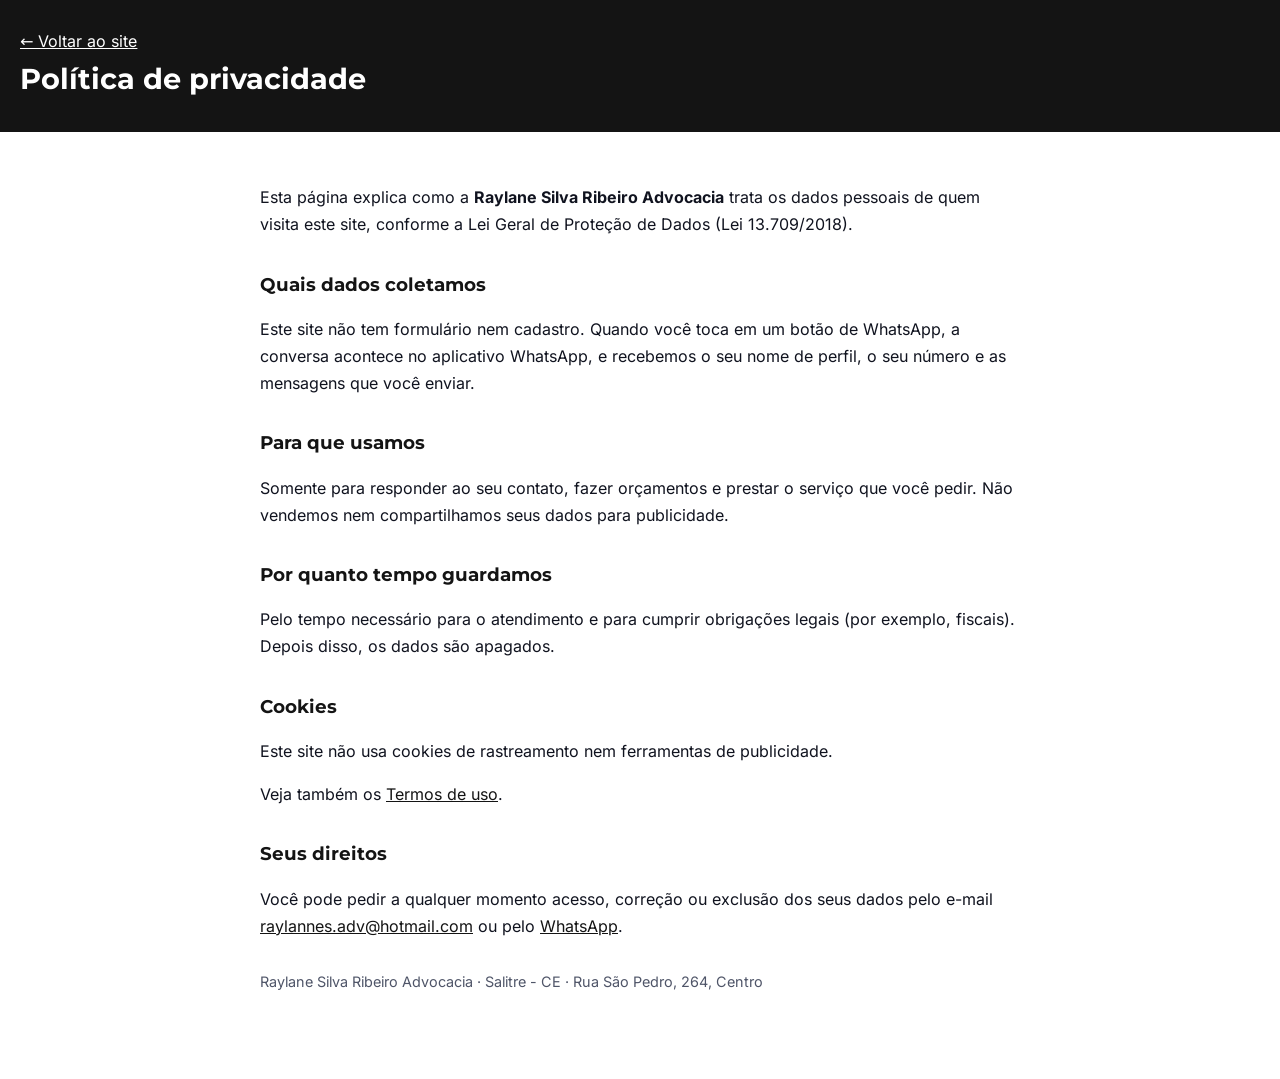
<file: site-pronto/privacidade.html>
<!doctype html>
<html lang="pt-BR">
<head>
<meta charset="utf-8">
<meta name="viewport" content="width=device-width, initial-scale=1">
<title>Política de privacidade | Raylane Silva Ribeiro Advocacia</title>
<meta name="robots" content="noindex"><meta name="description" content="Como a Raylane Silva Ribeiro Advocacia trata os dados pessoais de quem visita o site (LGPD).">
<link rel="icon" href="favicon.svg">
<link rel="stylesheet" href="fonts/fonts.css">
<style>
  body{font-family:Inter,system-ui,sans-serif;color:#10131f;line-height:1.7;margin:0;background:#fff}
  .topo{background:#141414;color:#fff;padding:28px 20px}
  .topo a{color:#fff}
  main{max-width:760px;margin:0 auto;padding:36px 20px 70px}
  h1{font-family:Montserrat,sans-serif;margin:0;font-size:1.8rem}
  h2{font-family:Montserrat,sans-serif;color:#141414;font-size:1.15rem;margin-top:30px}
  a{color:#141414}
  :focus-visible{outline:3px solid #141414;outline-offset:3px}
</style>
</head>
<body>
<div class="topo"><a href="index.html">← Voltar ao site</a><h1>Política de privacidade</h1></div>
<main>
  <p>Esta página explica como a <b>Raylane Silva Ribeiro Advocacia</b> trata os dados pessoais de quem visita este site, conforme a Lei Geral de Proteção de Dados (Lei 13.709/2018).</p>
  <h2>Quais dados coletamos</h2>
<p>Este site não tem formulário nem cadastro. Quando você toca em um botão de WhatsApp, a conversa acontece no aplicativo WhatsApp, e recebemos o seu nome de perfil, o seu número e as mensagens que você enviar.</p>  <h2>Para que usamos</h2>
  <p>Somente para responder ao seu contato, fazer orçamentos e prestar o serviço que você pedir. Não vendemos nem compartilhamos seus dados para publicidade.</p>
  <h2>Por quanto tempo guardamos</h2>
  <p>Pelo tempo necessário para o atendimento e para cumprir obrigações legais (por exemplo, fiscais). Depois disso, os dados são apagados.</p>
  <h2>Cookies</h2>
  <p>Este site não usa cookies de rastreamento nem ferramentas de publicidade.</p>
  <p>Veja também os <a href="termos.html">Termos de uso</a>.</p>
  <h2>Seus direitos</h2>
  <p>Você pode pedir a qualquer momento acesso, correção ou exclusão dos seus dados pelo e-mail <a href="mailto:raylannes.adv@hotmail.com">raylannes.adv@hotmail.com</a> ou pelo <a href="https://wa.me/5588994905929?text=Ol%C3%A1%2C%20Dra.%20Raylane%21%20Vim%20pelo%20site%20e%20quero%20agendar%20uma%20consulta." target="_blank" rel="noopener">WhatsApp</a>.</p>
  <p style="margin-top:30px;color:#4f5568;font-size:.9rem">Raylane Silva Ribeiro Advocacia · Salitre - CE · Rua São Pedro, 264, Centro</p>
</main>
</body>
</html>
</file>
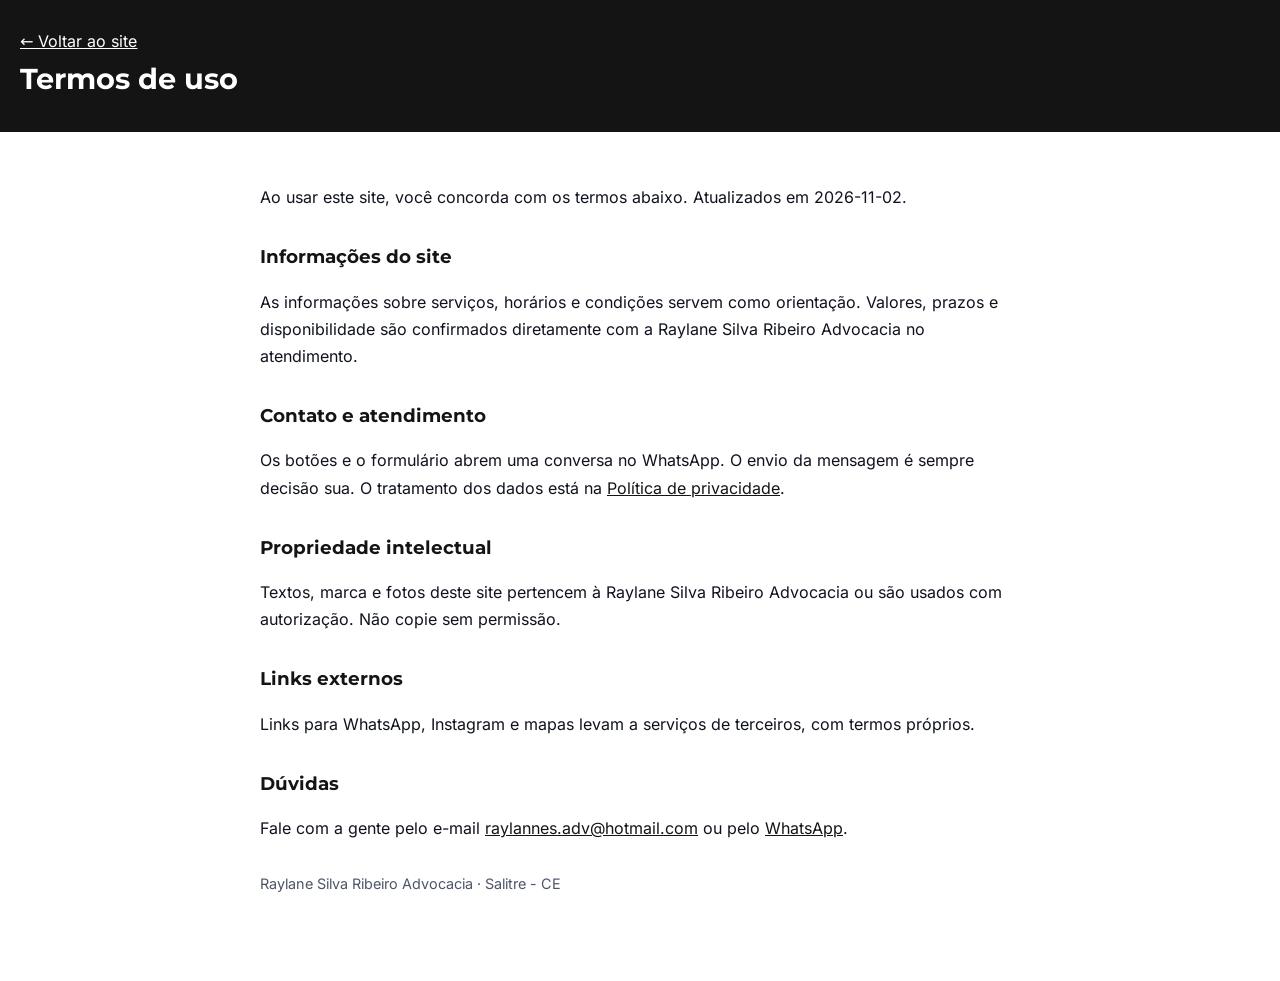
<file: site-pronto/termos.html>
<!doctype html>
<html lang="pt-BR">
<head>
<meta charset="utf-8">
<meta name="viewport" content="width=device-width, initial-scale=1">
<title>Termos de uso | Raylane Silva Ribeiro Advocacia</title>
<meta name="description" content="Termos de uso do site da Raylane Silva Ribeiro Advocacia.">
<meta name="robots" content="noindex"><link rel="icon" href="favicon.svg">
<link rel="stylesheet" href="fonts/fonts.css">
<style>
  body{font-family:Inter,system-ui,sans-serif;color:#10131f;line-height:1.7;margin:0;background:#fff}
  .topo{background:#141414;color:#fff;padding:28px 20px}
  .topo a{color:#fff}
  main{max-width:760px;margin:0 auto;padding:36px 20px 70px}
  h1{font-family:Montserrat,sans-serif;margin:0;font-size:1.8rem}
  h2{font-family:Montserrat,sans-serif;color:#141414;font-size:1.15rem;margin-top:30px}
  a{color:#141414}
  :focus-visible{outline:3px solid #141414;outline-offset:3px}
</style>
</head>
<body>
<div class="topo"><a href="index.html">← Voltar ao site</a><h1>Termos de uso</h1></div>
<main>
  <p>Ao usar este site, você concorda com os termos abaixo. Atualizados em 2026-11-02.</p>
  <h2>Informações do site</h2>
  <p>As informações sobre serviços, horários e condições servem como orientação. Valores, prazos e disponibilidade são confirmados diretamente com a Raylane Silva Ribeiro Advocacia no atendimento.</p>
  <h2>Contato e atendimento</h2>
  <p>Os botões e o formulário abrem uma conversa no WhatsApp. O envio da mensagem é sempre decisão sua. O tratamento dos dados está na <a href="privacidade.html">Política de privacidade</a>.</p>
  <h2>Propriedade intelectual</h2>
  <p>Textos, marca e fotos deste site pertencem à Raylane Silva Ribeiro Advocacia ou são usados com autorização. Não copie sem permissão.</p>
  <h2>Links externos</h2>
  <p>Links para WhatsApp, Instagram e mapas levam a serviços de terceiros, com termos próprios.</p>
  <h2>Dúvidas</h2>
  <p>Fale com a gente pelo e-mail <a href="mailto:raylannes.adv@hotmail.com">raylannes.adv@hotmail.com</a> ou pelo <a href="https://wa.me/5588994905929?text=Ol%C3%A1%2C%20Dra.%20Raylane%21%20Vim%20pelo%20site%20e%20quero%20agendar%20uma%20consulta." target="_blank" rel="noopener">WhatsApp</a>.</p>
  <p style="margin-top:30px;color:#4f5568;font-size:.9rem">Raylane Silva Ribeiro Advocacia · Salitre - CE</p>
</main>
</body>
</html>
</file>
<file: site-pronto/fonts/fonts.css>
/* Fontes hospedadas no próprio site (sem enviar o IP do visitante ao Google) — licença SIL OFL */
@font-face{font-family:Inter;font-style:normal;font-weight:400;font-display:swap;src:url(inter-latin-400-normal.woff2) format("woff2")}
@font-face{font-family:Inter;font-style:normal;font-weight:500;font-display:swap;src:url(inter-latin-500-normal.woff2) format("woff2")}
@font-face{font-family:Inter;font-style:normal;font-weight:600;font-display:swap;src:url(inter-latin-600-normal.woff2) format("woff2")}
@font-face{font-family:Inter;font-style:normal;font-weight:700;font-display:swap;src:url(inter-latin-700-normal.woff2) format("woff2")}
@font-face{font-family:Montserrat;font-style:normal;font-weight:600;font-display:swap;src:url(montserrat-latin-600-normal.woff2) format("woff2")}
@font-face{font-family:Montserrat;font-style:normal;font-weight:700;font-display:swap;src:url(montserrat-latin-700-normal.woff2) format("woff2")}
@font-face{font-family:Montserrat;font-style:normal;font-weight:800;font-display:swap;src:url(montserrat-latin-800-normal.woff2) format("woff2")}
@font-face{font-family:Montserrat;font-style:normal;font-weight:900;font-display:swap;src:url(montserrat-latin-900-normal.woff2) format("woff2")}
@font-face{font-family:"Cormorant Garamond";font-style:normal;font-weight:400;font-display:swap;src:url(cormorant-garamond-latin-400-normal.woff2) format("woff2")}
@font-face{font-family:"Cormorant Garamond";font-style:normal;font-weight:500;font-display:swap;src:url(cormorant-garamond-latin-500-normal.woff2) format("woff2")}
@font-face{font-family:"Cormorant Garamond";font-style:italic;font-weight:500;font-display:swap;src:url(cormorant-garamond-latin-500-italic.woff2) format("woff2")}
@font-face{font-family:"Cormorant Garamond";font-style:normal;font-weight:600;font-display:swap;src:url(cormorant-garamond-latin-600-normal.woff2) format("woff2")}
</file>
